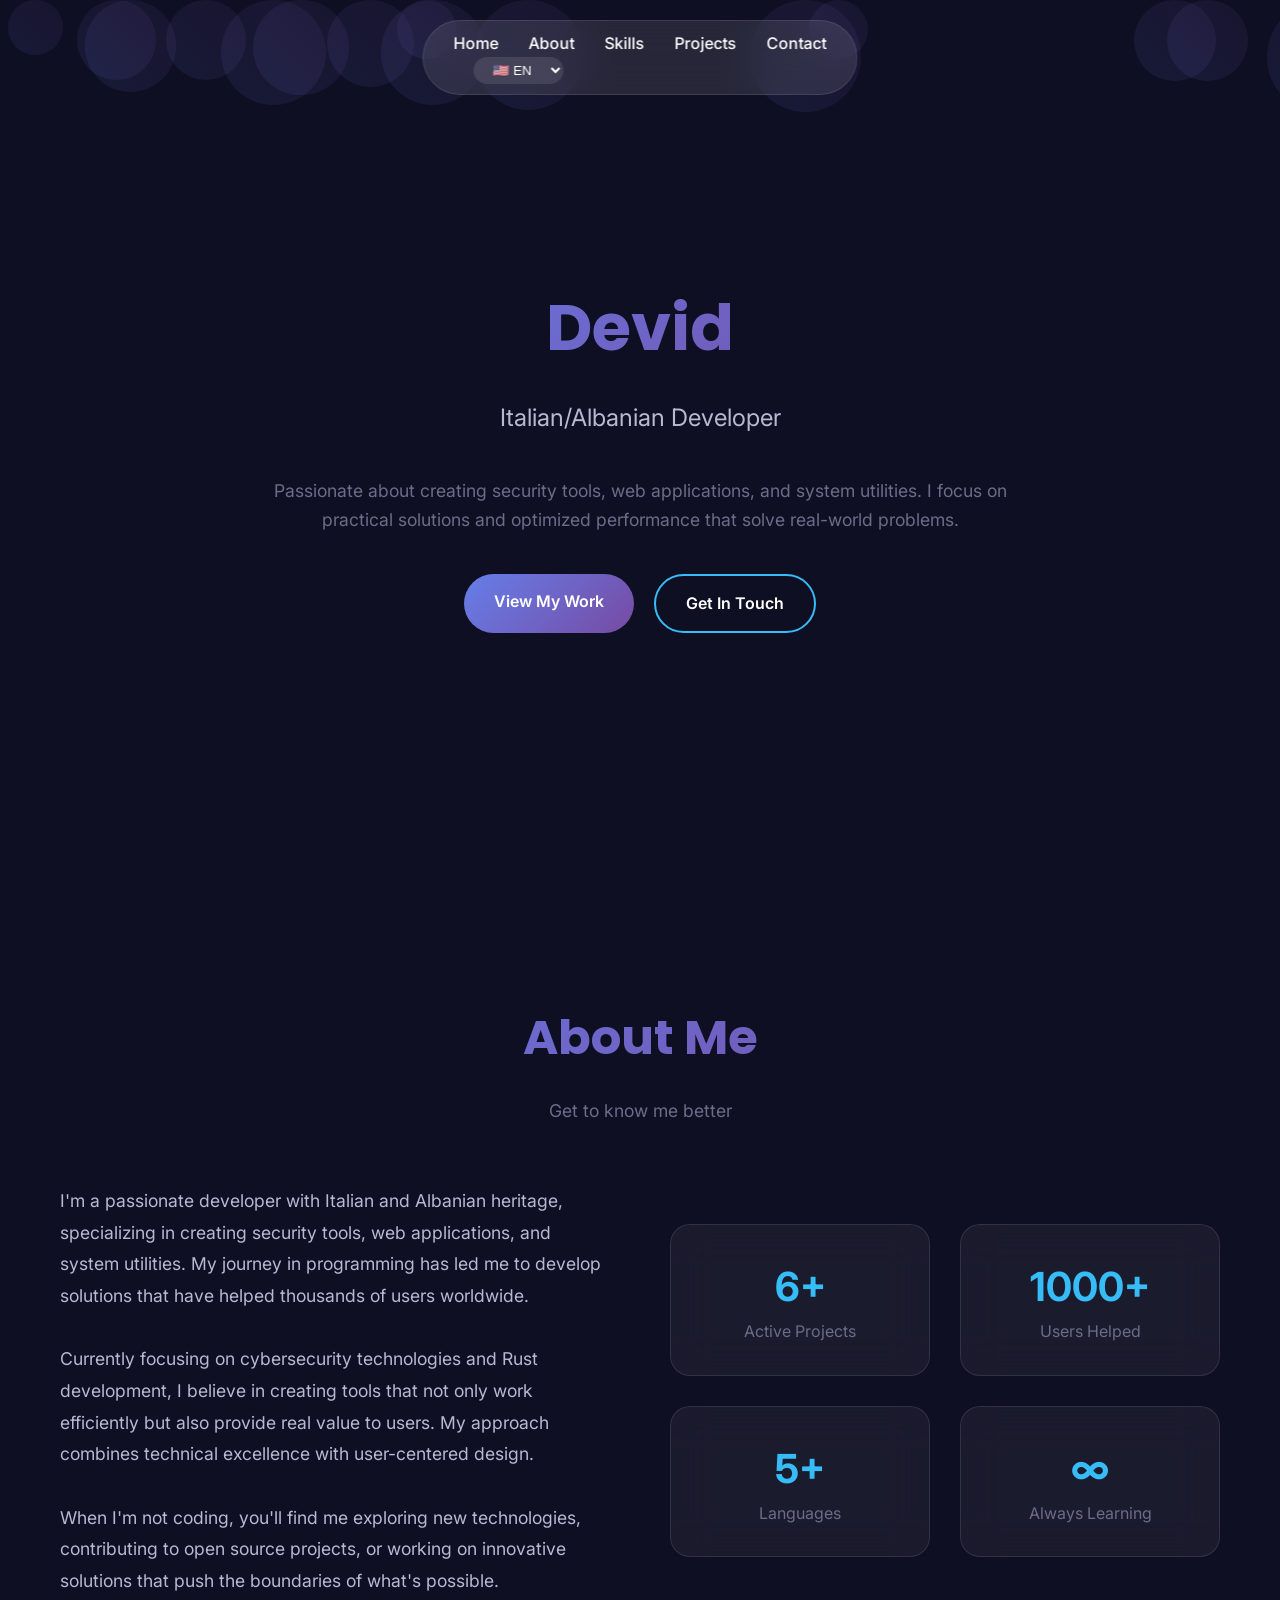
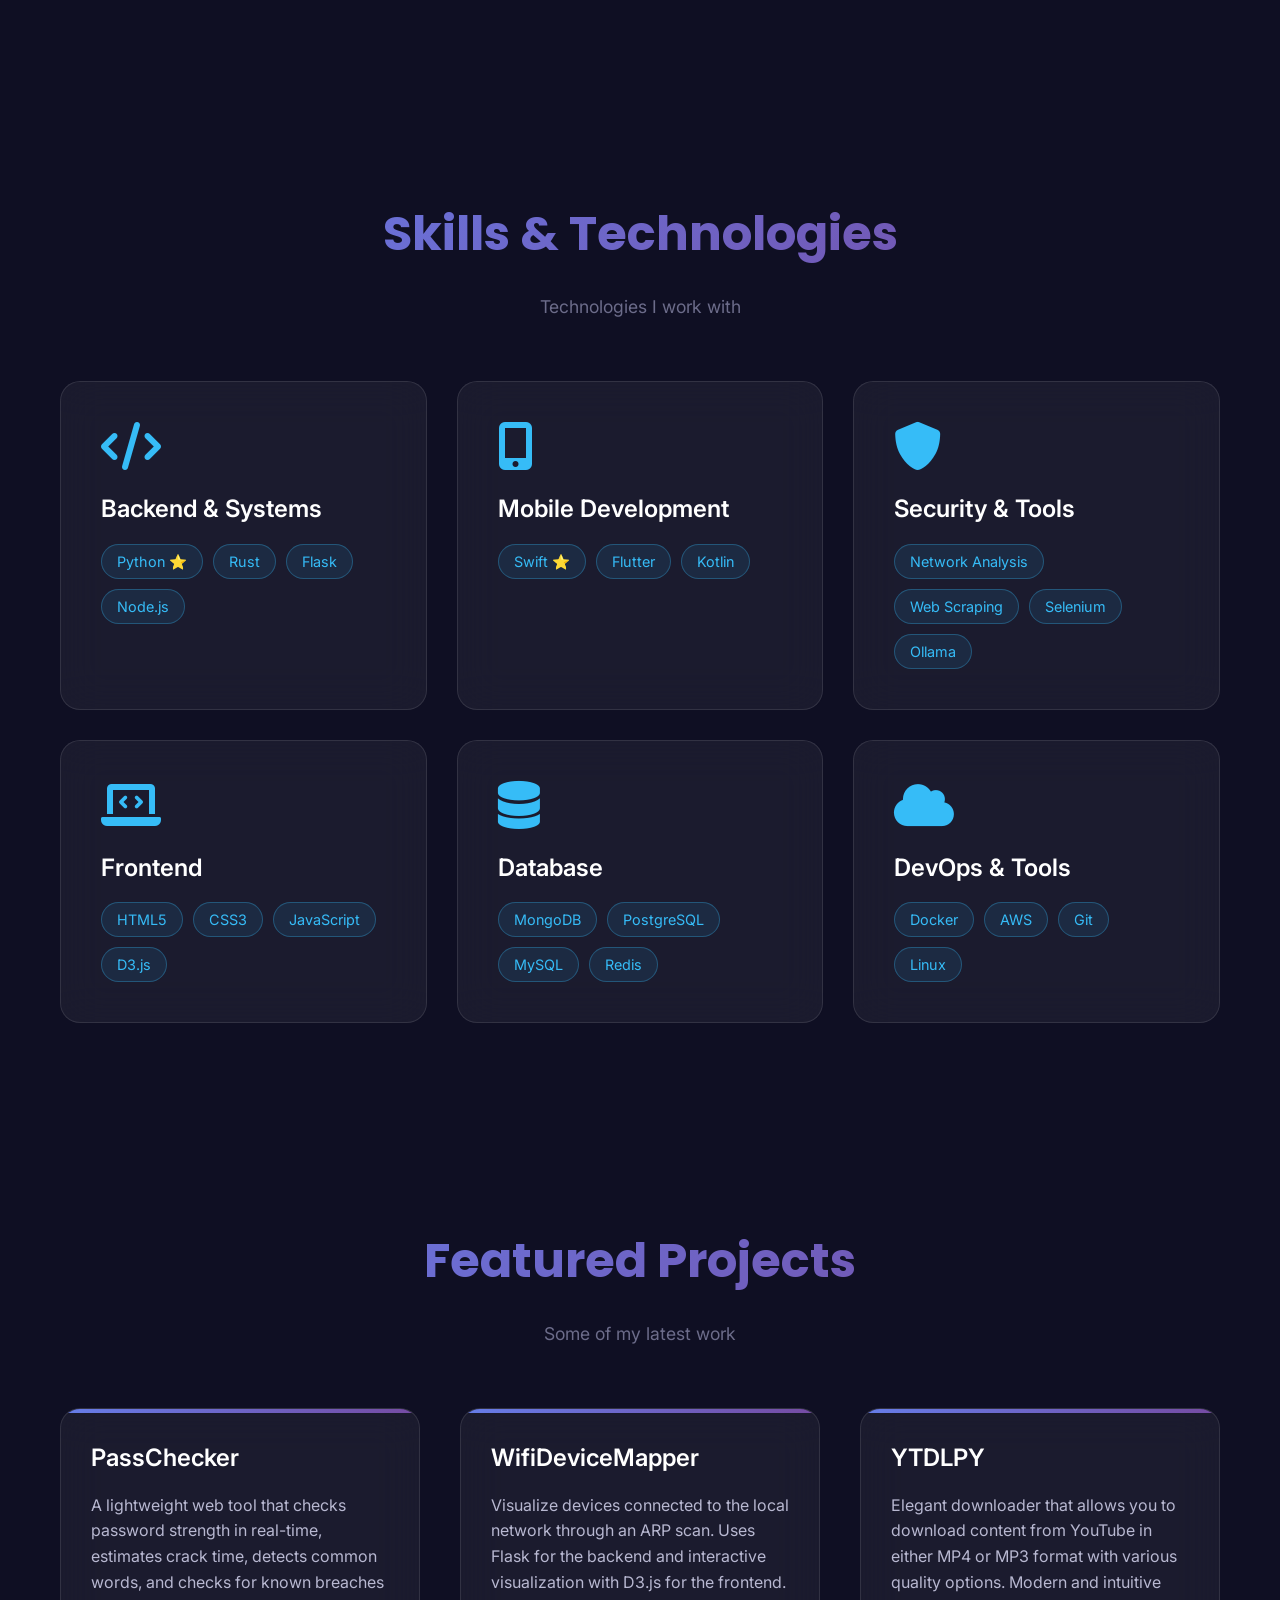
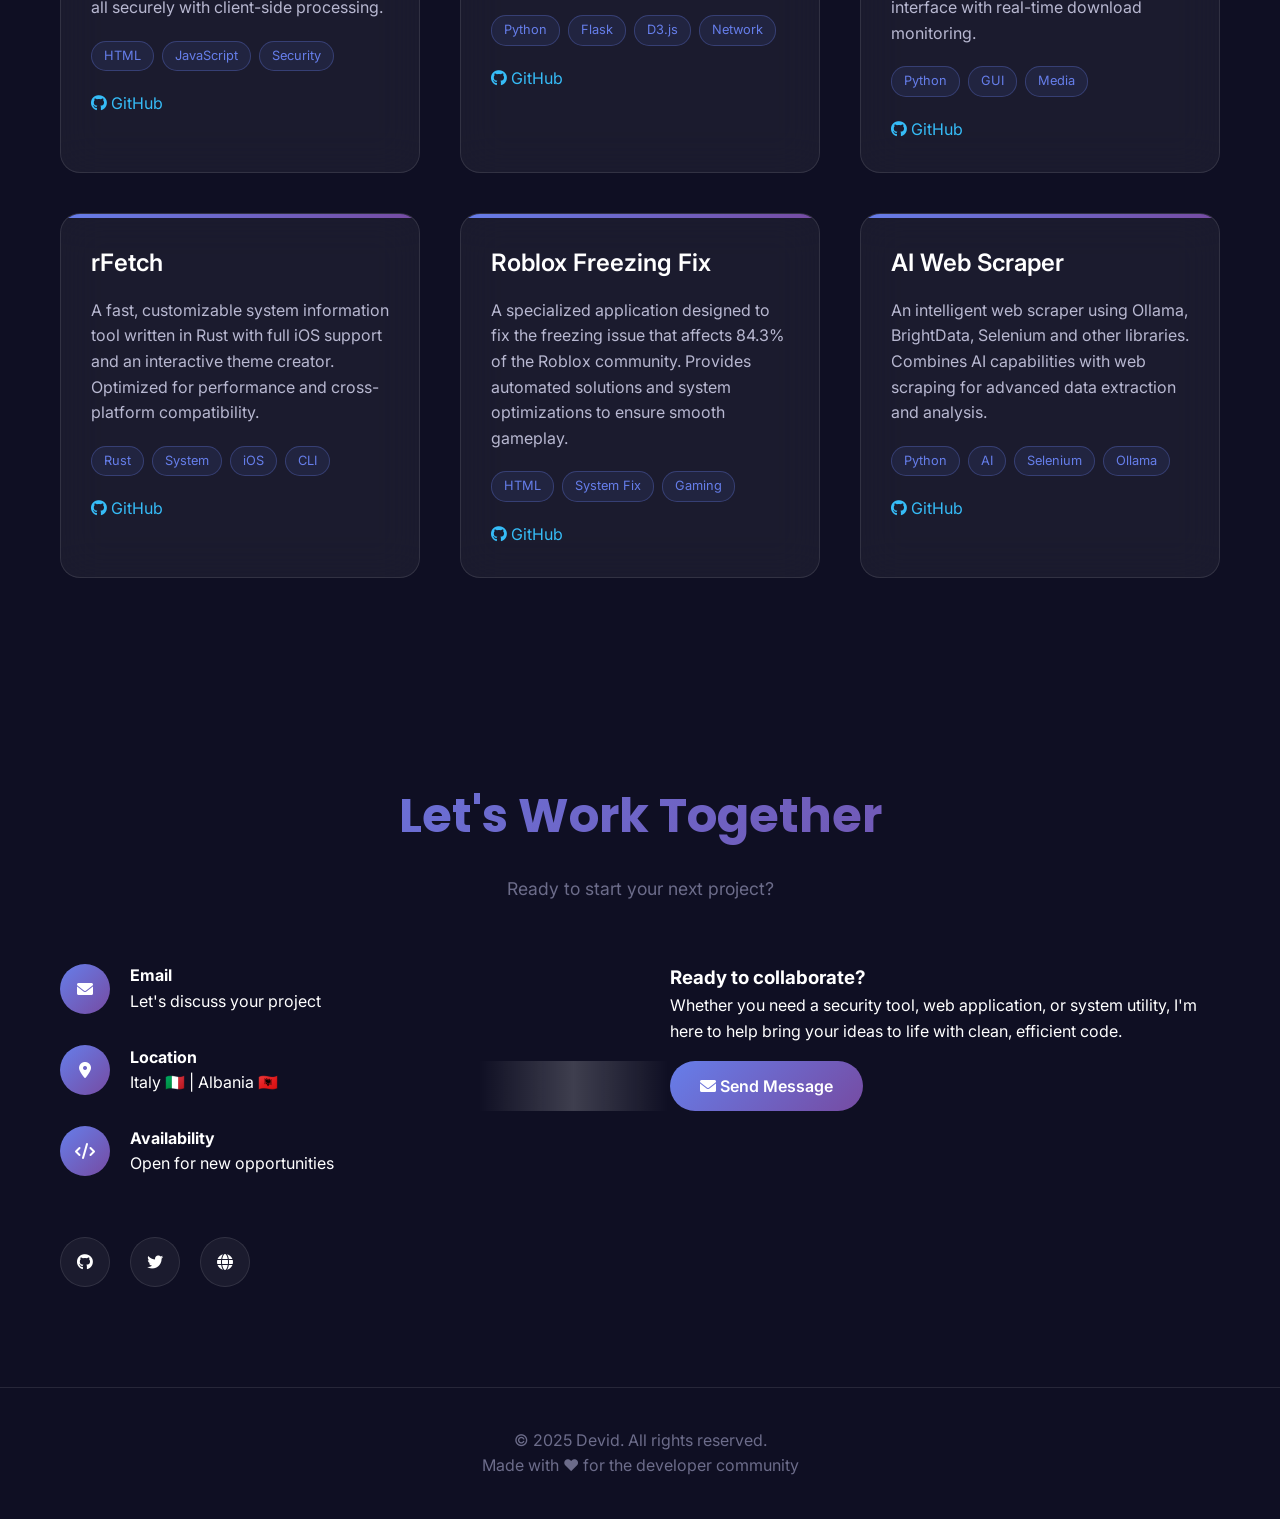
<file: index.html>
<!DOCTYPE html>
<html lang="en">
<head>
    <meta charset="UTF-8">
    <meta name="viewport" content="width=device-width, initial-scale=1.0">
    <title>Devid - Developer Portfolio</title>
    
    <!-- Google Fonts -->
    <link href="https://fonts.googleapis.com/css2?family=Inter:wght@300;400;500;600;700&family=Poppins:wght@300;400;500;600;700&display=swap" rel="stylesheet">
    
    <!-- Font Awesome -->
    <link rel="stylesheet" href="https://cdnjs.cloudflare.com/ajax/libs/font-awesome/6.0.0/css/all.min.css">
    
    <style>
        :root {
            --primary-color: #667eea;
            --secondary-color: #764ba2;
            --accent-color: #36BCF7;
            --bg-primary: #0f0f23;
            --bg-secondary: #1a1a2e;
            --bg-card: rgba(255, 255, 255, 0.05);
            --text-primary: #ffffff;
            --text-secondary: #b8b8d1;
            --text-muted: #6c6c8a;
            --gradient: linear-gradient(135deg, var(--primary-color), var(--secondary-color));
            --shadow: 0 20px 40px rgba(0, 0, 0, 0.3);
            --border-radius: 20px;
            --transition: all 0.3s cubic-bezier(0.4, 0, 0.2, 1);
        }
        
        * {
            margin: 0;
            padding: 0;
            box-sizing: border-box;
        }
        
        body {
            font-family: 'Inter', sans-serif;
            background: var(--bg-primary);
            color: var(--text-primary);
            overflow-x: hidden;
            line-height: 1.6;
        }
        
        /* Animated Background */
        .bg-animation {
            position: fixed;
            top: 0;
            left: 0;
            width: 100%;
            height: 100%;
            z-index: -1;
            overflow: hidden;
        }
        
        .floating-shape {
            position: absolute;
            border-radius: 50%;
            background: linear-gradient(45deg, rgba(102, 126, 234, 0.1), rgba(118, 75, 162, 0.1));
            animation: float 20s infinite linear;
        }
        
        @keyframes float {
            0% { transform: translateY(100vh) rotate(0deg); }
            100% { transform: translateY(-100vh) rotate(360deg); }
        }
        
        /* Navigation */
        .navbar {
            position: fixed;
            top: 20px;
            left: 50%;
            transform: translateX(-50%);
            background: rgba(255, 255, 255, 0.1);
            backdrop-filter: blur(20px);
            border: 1px solid rgba(255, 255, 255, 0.1);
            border-radius: 50px;
            padding: 10px 30px;
            z-index: 1000;
            animation: slideDown 1s ease-out;
        }
        
        .nav-links {
            display: flex;
            gap: 30px;
            list-style: none;
        }
        
        .nav-links a {
            color: var(--text-primary);
            text-decoration: none;
            font-weight: 500;
            transition: var(--transition);
            position: relative;
        }
        
        .nav-links a:hover {
            color: var(--accent-color);
        }
        
        .nav-links a::after {
            content: '';
            position: absolute;
            bottom: -5px;
            left: 0;
            width: 0;
            height: 2px;
            background: var(--accent-color);
            transition: width 0.3s ease;
        }
        
        .nav-links a:hover::after {
            width: 100%;
        }
        
        .lang-selector {
            margin-left: 20px;
            padding: 5px 15px;
            background: rgba(255, 255, 255, 0.1);
            border: none;
            border-radius: 20px;
            color: var(--text-primary);
            cursor: pointer;
            transition: var(--transition);
        }
        
        .lang-selector:hover {
            background: rgba(255, 255, 255, 0.2);
        }
        
        /* Hero Section */
        .hero {
            min-height: 100vh;
            display: flex;
            align-items: center;
            justify-content: center;
            text-align: center;
            position: relative;
            overflow: hidden;
        }
        
        .hero-content {
            max-width: 800px;
            padding: 0 20px;
            animation: fadeInUp 1.5s ease-out;
        }
        
        .welcome-text {
            font-size: 1.2rem;
            color: var(--accent-color);
            margin-bottom: 10px;
            opacity: 0;
            animation: fadeIn 2s ease-out 0.5s forwards;
        }
        
        .hero h1 {
            font-family: 'Poppins', sans-serif;
            font-size: 4rem;
            font-weight: 700;
            margin-bottom: 20px;
            background: var(--gradient);
            -webkit-background-clip: text;
            -webkit-text-fill-color: transparent;
            background-clip: text;
            animation: slideInLeft 1s ease-out 0.8s both;
        }
        
        .hero .subtitle {
            font-size: 1.5rem;
            color: var(--text-secondary);
            margin-bottom: 40px;
            animation: slideInRight 1s ease-out 1.1s both;
        }
        
        .hero-description {
            font-size: 1.1rem;
            color: var(--text-muted);
            margin-bottom: 40px;
            animation: fadeIn 1s ease-out 1.4s both;
        }
        
        .cta-buttons {
            display: flex;
            gap: 20px;
            justify-content: center;
            flex-wrap: wrap;
            animation: fadeInUp 1s ease-out 1.7s both;
        }
        
        .btn {
            padding: 15px 30px;
            border: none;
            border-radius: 50px;
            font-weight: 600;
            text-decoration: none;
            transition: var(--transition);
            position: relative;
            overflow: hidden;
            cursor: pointer;
        }
        
        .btn-primary {
            background: var(--gradient);
            color: white;
        }
        
        .btn-secondary {
            background: transparent;
            color: var(--text-primary);
            border: 2px solid var(--accent-color);
        }
        
        .btn:hover {
            transform: translateY(-3px);
            box-shadow: var(--shadow);
        }
        
        .btn::before {
            content: '';
            position: absolute;
            top: 0;
            left: -100%;
            width: 100%;
            height: 100%;
            background: linear-gradient(90deg, transparent, rgba(255,255,255,0.2), transparent);
            transition: left 0.5s;
        }
        
        .btn:hover::before {
            left: 100%;
        }
        
        /* About Section */
        .section {
            padding: 100px 20px;
            max-width: 1200px;
            margin: 0 auto;
        }
        
        .section-title {
            font-family: 'Poppins', sans-serif;
            font-size: 3rem;
            text-align: center;
            margin-bottom: 20px;
            background: var(--gradient);
            -webkit-background-clip: text;
            -webkit-text-fill-color: transparent;
            background-clip: text;
        }
        
        .section-subtitle {
            text-align: center;
            color: var(--text-muted);
            margin-bottom: 60px;
            font-size: 1.1rem;
        }
        
        .about-content {
            display: grid;
            grid-template-columns: 1fr 1fr;
            gap: 60px;
            align-items: center;
        }
        
        .about-text {
            font-size: 1.1rem;
            line-height: 1.8;
            color: var(--text-secondary);
        }
        
        .about-stats {
            display: grid;
            grid-template-columns: repeat(2, 1fr);
            gap: 30px;
        }
        
        .stat-card {
            background: var(--bg-card);
            backdrop-filter: blur(20px);
            border: 1px solid rgba(255, 255, 255, 0.1);
            border-radius: var(--border-radius);
            padding: 30px;
            text-align: center;
            transition: var(--transition);
        }
        
        .stat-card:hover {
            transform: translateY(-10px);
            box-shadow: var(--shadow);
        }
        
        .stat-number {
            font-size: 2.5rem;
            font-weight: 700;
            color: var(--accent-color);
            display: block;
        }
        
        .stat-label {
            color: var(--text-muted);
            margin-top: 10px;
        }
        
        /* Skills Section */
        .skills-grid {
            display: grid;
            grid-template-columns: repeat(auto-fit, minmax(300px, 1fr));
            gap: 30px;
            margin-top: 60px;
        }
        
        .skill-category {
            background: var(--bg-card);
            backdrop-filter: blur(20px);
            border: 1px solid rgba(255, 255, 255, 0.1);
            border-radius: var(--border-radius);
            padding: 40px;
            transition: var(--transition);
        }
        
        .skill-category:hover {
            transform: translateY(-10px);
            box-shadow: var(--shadow);
        }
        
        .skill-icon {
            font-size: 3rem;
            color: var(--accent-color);
            margin-bottom: 20px;
        }
        
        .skill-title {
            font-size: 1.5rem;
            font-weight: 600;
            margin-bottom: 15px;
        }
        
        .skill-list {
            display: flex;
            flex-wrap: wrap;
            gap: 10px;
        }
        
        .skill-tag {
            background: rgba(54, 188, 247, 0.1);
            color: var(--accent-color);
            padding: 5px 15px;
            border-radius: 20px;
            font-size: 0.9rem;
            border: 1px solid rgba(54, 188, 247, 0.3);
        }
        
        /* Projects Section */
        .projects-grid {
            display: grid;
            grid-template-columns: repeat(auto-fit, minmax(350px, 1fr));
            gap: 40px;
            margin-top: 60px;
        }
        
        .project-card {
            background: var(--bg-card);
            backdrop-filter: blur(20px);
            border: 1px solid rgba(255, 255, 255, 0.1);
            border-radius: var(--border-radius);
            padding: 30px;
            transition: var(--transition);
            position: relative;
            overflow: hidden;
        }
        
        .project-card:hover {
            transform: translateY(-10px);
            box-shadow: var(--shadow);
        }
        
        .project-card::before {
            content: '';
            position: absolute;
            top: 0;
            left: 0;
            width: 100%;
            height: 4px;
            background: var(--gradient);
        }
        
        .project-title {
            font-size: 1.5rem;
            font-weight: 600;
            margin-bottom: 15px;
            color: var(--text-primary);
        }
        
        .project-description {
            color: var(--text-secondary);
            margin-bottom: 20px;
            line-height: 1.6;
        }
        
        .project-tech {
            display: flex;
            flex-wrap: wrap;
            gap: 8px;
            margin-bottom: 20px;
        }
        
        .tech-tag {
            background: rgba(102, 126, 234, 0.1);
            color: var(--primary-color);
            padding: 4px 12px;
            border-radius: 15px;
            font-size: 0.8rem;
            border: 1px solid rgba(102, 126, 234, 0.3);
        }
        
        .project-links {
            display: flex;
            gap: 15px;
        }
        
        .project-link {
            color: var(--accent-color);
            text-decoration: none;
            transition: var(--transition);
        }
        
        .project-link:hover {
            color: var(--primary-color);
        }
        
        /* Contact Section */
        .contact-content {
            display: grid;
            grid-template-columns: 1fr 1fr;
            gap: 60px;
            margin-top: 60px;
        }
        
        .contact-info {
            display: flex;
            flex-direction: column;
            gap: 30px;
        }
        
        .contact-item {
            display: flex;
            align-items: center;
            gap: 20px;
        }
        
        .contact-icon {
            width: 50px;
            height: 50px;
            background: var(--gradient);
            border-radius: 50%;
            display: flex;
            align-items: center;
            justify-content: center;
            color: white;
        }
        
        .social-links {
            display: flex;
            gap: 20px;
            margin-top: 30px;
        }
        
        .social-link {
            width: 50px;
            height: 50px;
            background: var(--bg-card);
            border: 1px solid rgba(255, 255, 255, 0.1);
            border-radius: 50%;
            display: flex;
            align-items: center;
            justify-content: center;
            color: var(--text-primary);
            text-decoration: none;
            transition: var(--transition);
        }
        
        .social-link:hover {
            background: var(--gradient);
            transform: translateY(-3px);
        }
        
        /* Footer */
        .footer {
            text-align: center;
            padding: 40px 20px;
            color: var(--text-muted);
            border-top: 1px solid rgba(255, 255, 255, 0.1);
        }
        
        /* Animations */
        @keyframes fadeIn {
            from { opacity: 0; }
            to { opacity: 1; }
        }
        
        @keyframes fadeInUp {
            from { 
                opacity: 0;
                transform: translateY(30px);
            }
            to { 
                opacity: 1;
                transform: translateY(0);
            }
        }
        
        @keyframes slideInLeft {
            from { 
                opacity: 0;
                transform: translateX(-50px);
            }
            to { 
                opacity: 1;
                transform: translateX(0);
            }
        }
        
        @keyframes slideInRight {
            from { 
                opacity: 0;
                transform: translateX(50px);
            }
            to { 
                opacity: 1;
                transform: translateX(0);
            }
        }
        
        @keyframes slideDown {
            from { 
                opacity: 0;
                transform: translateX(-50%) translateY(-20px);
            }
            to { 
                opacity: 1;
                transform: translateX(-50%) translateY(0);
            }
        }
        
        /* Responsive Design */
        @media (max-width: 768px) {
            .navbar {
                padding: 10px 20px;
            }
            
            .nav-links {
                gap: 15px;
            }
            
            .hero h1 {
                font-size: 2.5rem;
            }
            
            .hero .subtitle {
                font-size: 1.2rem;
            }
            
            .about-content,
            .contact-content {
                grid-template-columns: 1fr;
                gap: 40px;
            }
            
            .about-stats {
                grid-template-columns: 1fr;
            }
            
            .cta-buttons {
                flex-direction: column;
                align-items: center;
            }
            
            .section-title {
                font-size: 2rem;
            }
        }
        
        /* Scroll animations */
        .fade-in-section {
            opacity: 0;
            transform: translateY(50px);
            transition: all 0.8s ease-out;
        }
        
        .fade-in-section.is-visible {
            opacity: 1;
            transform: translateY(0);
        }
        
        /* Loading Animation */
        .loading-overlay {
            position: fixed;
            top: 0;
            left: 0;
            width: 100%;
            height: 100%;
            background: var(--bg-primary);
            display: flex;
            align-items: center;
            justify-content: center;
            z-index: 9999;
            transition: opacity 0.5s ease-out;
        }
        
        .loader {
            width: 50px;
            height: 50px;
            border: 3px solid rgba(54, 188, 247, 0.3);
            border-top: 3px solid var(--accent-color);
            border-radius: 50%;
            animation: spin 1s linear infinite;
        }
        
        @keyframes spin {
            0% { transform: rotate(0deg); }
            100% { transform: rotate(360deg); }
        }
    </style>
</head>
<body>
    <!-- Loading Overlay -->
    <div class="loading-overlay" id="loadingOverlay">
        <div class="loader"></div>
    </div>
    
    <!-- Animated Background -->
    <div class="bg-animation">
        <!-- Floating shapes will be added by JavaScript -->
    </div>
    
    <!-- Navigation -->
    <nav class="navbar">
        <ul class="nav-links">
            <li><a href="#home" data-key="nav.home">Home</a></li>
            <li><a href="#about" data-key="nav.about">About</a></li>
            <li><a href="#skills" data-key="nav.skills">Skills</a></li>
            <li><a href="#projects" data-key="nav.projects">Projects</a></li>
            <li><a href="#contact" data-key="nav.contact">Contact</a></li>
        </ul>
        <select class="lang-selector" id="langSelector">
            <option value="en">🇺🇸 EN</option>
            <option value="it">🇮🇹 IT</option>
            <option value="sq">🇦🇱 SQ</option>
        </select>
    </nav>
    
    <!-- Hero Section -->
    <section id="home" class="hero">
        <div class="hero-content">
            <p class="welcome-text" data-key="hero.welcome">Welcome to my digital home</p>
            <h1>Devid</h1>
            <p class="subtitle" data-key="hero.subtitle">Italian/Albanian Developer</p>
            <p class="hero-description" data-key="hero.description">
                Passionate about creating security tools, web applications, and system utilities. 
                I focus on practical solutions and optimized performance that solve real-world problems.
            </p>
            <div class="cta-buttons">
                <a href="#projects" class="btn btn-primary" data-key="hero.viewWork">View My Work</a>
                <a href="#contact" class="btn btn-secondary" data-key="hero.getInTouch">Get In Touch</a>
            </div>
        </div>
    </section>
    
    <!-- About Section -->
    <section id="about" class="section fade-in-section">
        <h2 class="section-title" data-key="about.title">About Me</h2>
        <p class="section-subtitle" data-key="about.subtitle">Get to know me better</p>
        
        <div class="about-content">
            <div class="about-text">
                <p data-key="about.text1">
                    I'm a passionate developer with Italian and Albanian heritage, specializing in creating 
                    security tools, web applications, and system utilities. My journey in programming has 
                    led me to develop solutions that have helped thousands of users worldwide.
                </p>
                <br>
                <p data-key="about.text2">
                    Currently focusing on cybersecurity technologies and Rust development, I believe in 
                    creating tools that not only work efficiently but also provide real value to users. 
                    My approach combines technical excellence with user-centered design.
                </p>
                <br>
                <p data-key="about.text3">
                    When I'm not coding, you'll find me exploring new technologies, contributing to open 
                    source projects, or working on innovative solutions that push the boundaries of what's possible.
                </p>
            </div>
            
            <div class="about-stats">
                <div class="stat-card">
                    <span class="stat-number">6+</span>
                    <span class="stat-label" data-key="about.stats.projects">Active Projects</span>
                </div>
                <div class="stat-card">
                    <span class="stat-number">1000+</span>
                    <span class="stat-label" data-key="about.stats.users">Users Helped</span>
                </div>
                <div class="stat-card">
                    <span class="stat-number">5+</span>
                    <span class="stat-label" data-key="about.stats.languages">Languages</span>
                </div>
                <div class="stat-card">
                    <span class="stat-number">∞</span>
                    <span class="stat-label" data-key="about.stats.learning">Always Learning</span>
                </div>
            </div>
        </div>
    </section>
    
    <!-- Skills Section -->
    <section id="skills" class="section fade-in-section">
        <h2 class="section-title" data-key="skills.title">Skills & Technologies</h2>
        <p class="section-subtitle" data-key="skills.subtitle">Technologies I work with</p>
        
        <div class="skills-grid">
            <div class="skill-category">
                <i class="fas fa-code skill-icon"></i>
                <h3 class="skill-title" data-key="skills.backend.title">Backend & Systems</h3>
                <div class="skill-list">
                    <span class="skill-tag">Python ⭐</span>
                    <span class="skill-tag">Rust</span>
                    <span class="skill-tag">Flask</span>
                    <span class="skill-tag">Node.js</span>
                </div>
            </div>
            
            <div class="skill-category">
                <i class="fas fa-mobile-alt skill-icon"></i>
                <h3 class="skill-title" data-key="skills.mobile.title">Mobile Development</h3>
                <div class="skill-list">
                    <span class="skill-tag">Swift ⭐</span>
                    <span class="skill-tag">Flutter</span>
                    <span class="skill-tag">Kotlin</span>
                </div>
            </div>
            
            <div class="skill-category">
                <i class="fas fa-shield-alt skill-icon"></i>
                <h3 class="skill-title" data-key="skills.security.title">Security & Tools</h3>
                <div class="skill-list">
                    <span class="skill-tag">Network Analysis</span>
                    <span class="skill-tag">Web Scraping</span>
                    <span class="skill-tag">Selenium</span>
                    <span class="skill-tag">Ollama</span>
                </div>
            </div>
            
            <div class="skill-category">
                <i class="fas fa-laptop-code skill-icon"></i>
                <h3 class="skill-title" data-key="skills.frontend.title">Frontend</h3>
                <div class="skill-list">
                    <span class="skill-tag">HTML5</span>
                    <span class="skill-tag">CSS3</span>
                    <span class="skill-tag">JavaScript</span>
                    <span class="skill-tag">D3.js</span>
                </div>
            </div>
            
            <div class="skill-category">
                <i class="fas fa-database skill-icon"></i>
                <h3 class="skill-title" data-key="skills.database.title">Database</h3>
                <div class="skill-list">
                    <span class="skill-tag">MongoDB</span>
                    <span class="skill-tag">PostgreSQL</span>
                    <span class="skill-tag">MySQL</span>
                    <span class="skill-tag">Redis</span>
                </div>
            </div>
            
            <div class="skill-category">
                <i class="fas fa-cloud skill-icon"></i>
                <h3 class="skill-title" data-key="skills.devops.title">DevOps & Tools</h3>
                <div class="skill-list">
                    <span class="skill-tag">Docker</span>
                    <span class="skill-tag">AWS</span>
                    <span class="skill-tag">Git</span>
                    <span class="skill-tag">Linux</span>
                </div>
            </div>
        </div>
    </section>
    
    <!-- Projects Section -->
    <section id="projects" class="section fade-in-section">
        <h2 class="section-title" data-key="projects.title">Featured Projects</h2>
        <p class="section-subtitle" data-key="projects.subtitle">Some of my latest work</p>
        
        <div class="projects-grid">
            <div class="project-card">
                <h3 class="project-title">PassChecker</h3>
                <p class="project-description" data-key="projects.passChecker.description">
                    A lightweight web tool that checks password strength in real-time, estimates crack time, 
                    detects common words, and checks for known breaches all securely with client-side processing.
                </p>
                <div class="project-tech">
                    <span class="tech-tag">HTML</span>
                    <span class="tech-tag">JavaScript</span>
                    <span class="tech-tag">Security</span>
                </div>
                <div class="project-links">
                    <a href="https://github.com/dddevid/PassChecker" class="project-link" target="_blank">
                        <i class="fab fa-github"></i> GitHub
                    </a>
                </div>
            </div>
            
            <div class="project-card">
                <h3 class="project-title">WifiDeviceMapper</h3>
                <p class="project-description" data-key="projects.wifiMapper.description">
                    Visualize devices connected to the local network through an ARP scan. 
                    Uses Flask for the backend and interactive visualization with D3.js for the frontend.
                </p>
                <div class="project-tech">
                    <span class="tech-tag">Python</span>
                    <span class="tech-tag">Flask</span>
                    <span class="tech-tag">D3.js</span>
                    <span class="tech-tag">Network</span>
                </div>
                <div class="project-links">
                    <a href="https://github.com/dddevid/WifiDeviceMapper" class="project-link" target="_blank">
                        <i class="fab fa-github"></i> GitHub
                    </a>
                </div>
            </div>
            
            <div class="project-card">
                <h3 class="project-title">YTDLPY</h3>
                <p class="project-description" data-key="projects.ytdlpy.description">
                    Elegant downloader that allows you to download content from YouTube in either MP4 or MP3 format 
                    with various quality options. Modern and intuitive interface with real-time download monitoring.
                </p>
                <div class="project-tech">
                    <span class="tech-tag">Python</span>
                    <span class="tech-tag">GUI</span>
                    <span class="tech-tag">Media</span>
                </div>
                <div class="project-links">
                    <a href="https://github.com/dddevid/YTDLPY" class="project-link" target="_blank">
                        <i class="fab fa-github"></i> GitHub
                    </a>
                </div>
            </div>
            
            <div class="project-card">
                <h3 class="project-title">rFetch</h3>
                <p class="project-description" data-key="projects.rfetch.description">
                    A fast, customizable system information tool written in Rust with full iOS support 
                    and an interactive theme creator. Optimized for performance and cross-platform compatibility.
                </p>
                <div class="project-tech">
                    <span class="tech-tag">Rust</span>
                    <span class="tech-tag">System</span>
                    <span class="tech-tag">iOS</span>
                    <span class="tech-tag">CLI</span>
                </div>
                <div class="project-links">
                    <a href="https://github.com/dddevid/rFetch" class="project-link" target="_blank">
                        <i class="fab fa-github"></i> GitHub
                    </a>
                </div>
            </div>
            
            <div class="project-card">
                <h3 class="project-title">Roblox Freezing Fix</h3>
                <p class="project-description" data-key="projects.robloxFix.description">
                    A specialized application designed to fix the freezing issue that affects 84.3% of the Roblox community. 
                    Provides automated solutions and system optimizations to ensure smooth gameplay.
                </p>
                <div class="project-tech">
                    <span class="tech-tag">HTML</span>
                    <span class="tech-tag">System Fix</span>
                    <span class="tech-tag">Gaming</span>
                </div>
                <div class="project-links">
                    <a href="https://github.com/dddevid/Roblox-Freezing-Fix" class="project-link" target="_blank">
                        <i class="fab fa-github"></i> GitHub
                    </a>
                </div>
            </div>
            
            <div class="project-card">
                <h3 class="project-title">AI Web Scraper</h3>
                <p class="project-description" data-key="projects.aiScraper.description">
                    An intelligent web scraper using Ollama, BrightData, Selenium and other libraries. 
                    Combines AI capabilities with web scraping for advanced data extraction and analysis.
                </p>
                <div class="project-tech">
                    <span class="tech-tag">Python</span>
                    <span class="tech-tag">AI</span>
                    <span class="tech-tag">Selenium</span>
                    <span class="tech-tag">Ollama</span>
                </div>
                <div class="project-links">
                    <a href="https://github.com/dddevid/AI-Web-Scraper-Ollama" class="project-link" target="_blank">
                        <i class="fab fa-github"></i> GitHub
                    </a>
                </div>
            </div>
        </div>
    </section>
    
    <!-- Contact Section -->
    <section id="contact" class="section fade-in-section">
        <h2 class="section-title" data-key="contact.title">Let's Work Together</h2>
        <p class="section-subtitle" data-key="contact.subtitle">Ready to start your next project?</p>
        
        <div class="contact-content">
            <div class="contact-info">
                <div class="contact-item">
                    <div class="contact-icon">
                        <i class="fas fa-envelope"></i>
                    </div>
                    <div>
                        <h4 data-key="contact.email.title">Email</h4>
                        <p data-key="contact.email.text">Let's discuss your project</p>
                    </div>
                </div>
                
                <div class="contact-item">
                    <div class="contact-icon">
                        <i class="fas fa-map-marker-alt"></i>
                    </div>
                    <div>
                        <h4 data-key="contact.location.title">Location</h4>
                        <p data-key="contact.location.text">Italy 🇮🇹 | Albania 🇦🇱</p>
                    </div>
                </div>
                
                <div class="contact-item">
                    <div class="contact-icon">
                        <i class="fas fa-code"></i>
                    </div>
                    <div>
                        <h4 data-key="contact.availability.title">Availability</h4>
                        <p data-key="contact.availability.text">Open for new opportunities</p>
                    </div>
                </div>
                
                <div class="social-links">
                    <a href="https://github.com/dddevid" class="social-link" target="_blank" title="GitHub">
                        <i class="fab fa-github"></i>
                    </a>
                    <a href="https://twitter.com/ddevid_1" class="social-link" target="_blank" title="Twitter">
                        <i class="fab fa-twitter"></i>
                    </a>
                    <a href="https://portfolio.devid.ink" class="social-link" target="_blank" title="Portfolio">
                        <i class="fas fa-globe"></i>
                    </a>
                </div>
            </div>
            
            <div class="contact-form-container">
                <div class="contact-cta">
                    <h3 data-key="contact.cta.title">Ready to collaborate?</h3>
                    <p data-key="contact.cta.text">
                        Whether you need a security tool, web application, or system utility, 
                        I'm here to help bring your ideas to life with clean, efficient code.
                    </p>
                    <div style="margin-top: 30px;">
                        <a href="mailto:contact@devid.ink" class="btn btn-primary">
                            <i class="fas fa-envelope"></i> <span data-key="contact.cta.button">Send Message</span>
                        </a>
                    </div>
                </div>
            </div>
        </div>
    </section>
    
    <!-- Footer -->
    <footer class="footer">
        <p>&copy; 2025 Devid. <span data-key="footer.rights">All rights reserved.</span></p>
        <p data-key="footer.made">Made with ❤️ for the developer community</p>
    </footer>
    
    <script>
        // Translations
        const translations = {
            en: {
                'nav.home': 'Home',
                'nav.about': 'About',
                'nav.skills': 'Skills',
                'nav.projects': 'Projects',
                'nav.contact': 'Contact',
                'hero.welcome': 'Welcome to my digital home',
                'hero.subtitle': 'Italian/Albanian Developer',
                'hero.description': 'Passionate about creating security tools, web applications, and system utilities. I focus on practical solutions and optimized performance that solve real-world problems.',
                'hero.viewWork': 'View My Work',
                'hero.getInTouch': 'Get In Touch',
                'about.title': 'About Me',
                'about.subtitle': 'Get to know me better',
                'about.text1': "I'm a passionate developer with Italian and Albanian heritage, specializing in creating security tools, web applications, and system utilities. My journey in programming has led me to develop solutions that have helped thousands of users worldwide.",
                'about.text2': "Currently focusing on cybersecurity technologies and Rust development, I believe in creating tools that not only work efficiently but also provide real value to users. My approach combines technical excellence with user-centered design.",
                'about.text3': "When I'm not coding, you'll find me exploring new technologies, contributing to open source projects, or working on innovative solutions that push the boundaries of what's possible.",
                'about.stats.projects': 'Active Projects',
                'about.stats.users': 'Users Helped',
                'about.stats.languages': 'Languages',
                'about.stats.learning': 'Always Learning',
                'skills.title': 'Skills & Technologies',
                'skills.subtitle': 'Technologies I work with',
                'skills.backend.title': 'Backend & Systems',
                'skills.mobile.title': 'Mobile Development',
                'skills.security.title': 'Security & Tools',
                'skills.frontend.title': 'Frontend',
                'skills.database.title': 'Database',
                'skills.devops.title': 'DevOps & Tools',
                'projects.title': 'Featured Projects',
                'projects.subtitle': 'Some of my latest work',
                'projects.passChecker.description': 'A lightweight web tool that checks password strength in real-time, estimates crack time, detects common words, and checks for known breaches all securely with client-side processing.',
                'projects.wifiMapper.description': 'Visualize devices connected to the local network through an ARP scan. Uses Flask for the backend and interactive visualization with D3.js for the frontend.',
                'projects.ytdlpy.description': 'Elegant downloader that allows you to download content from YouTube in either MP4 or MP3 format with various quality options. Modern and intuitive interface with real-time download monitoring.',
                'projects.rfetch.description': 'A fast, customizable system information tool written in Rust with full iOS support and an interactive theme creator. Optimized for performance and cross-platform compatibility.',
                'projects.robloxFix.description': 'A specialized application designed to fix the freezing issue that affects 84.3% of the Roblox community. Provides automated solutions and system optimizations to ensure smooth gameplay.',
                'projects.aiScraper.description': 'An intelligent web scraper using Ollama, BrightData, Selenium and other libraries. Combines AI capabilities with web scraping for advanced data extraction and analysis.',
                'contact.title': "Let's Work Together",
                'contact.subtitle': 'Ready to start your next project?',
                'contact.email.title': 'Email',
                'contact.email.text': "Let's discuss your project",
                'contact.location.title': 'Location',
                'contact.location.text': 'Italy 🇮🇹 | Albania 🇦🇱',
                'contact.availability.title': 'Availability',
                'contact.availability.text': 'Open for new opportunities',
                'contact.cta.title': 'Ready to collaborate?',
                'contact.cta.text': 'Whether you need a security tool, web application, or system utility, I\'m here to help bring your ideas to life with clean, efficient code.',
                'contact.cta.button': 'Send Message',
                'footer.rights': 'All rights reserved.',
                'footer.made': 'Made with ❤️ for the developer community'
            },
            it: {
                'nav.home': 'Home',
                'nav.about': 'Chi Sono',
                'nav.skills': 'Competenze',
                'nav.projects': 'Progetti',
                'nav.contact': 'Contatti',
                'hero.welcome': 'Benvenuto nella mia casa digitale',
                'hero.subtitle': 'Sviluppatore Italiano/Albanese',
                'hero.description': 'Appassionato nella creazione di strumenti di sicurezza, applicazioni web e utilità di sistema. Mi concentro su soluzioni pratiche e prestazioni ottimizzate che risolvono problemi del mondo reale.',
                'hero.viewWork': 'Vedi i Miei Lavori',
                'hero.getInTouch': 'Contattami',
                'about.title': 'Chi Sono',
                'about.subtitle': 'Conoscimi meglio',
                'about.text1': 'Sono uno sviluppatore appassionato con origini italiane e albanesi, specializzato nella creazione di strumenti di sicurezza, applicazioni web e utilità di sistema. Il mio percorso nella programmazione mi ha portato a sviluppare soluzioni che hanno aiutato migliaia di utenti in tutto il mondo.',
                'about.text2': 'Attualmente mi concentro sulle tecnologie di cybersecurity e lo sviluppo in Rust, credo nel creare strumenti che non solo funzionano efficientemente ma forniscono anche valore reale agli utenti. Il mio approccio combina eccellenza tecnica con design centrato sull\'utente.',
                'about.text3': 'Quando non programmo, mi trovi ad esplorare nuove tecnologie, contribuire a progetti open source, o lavorare su soluzioni innovative che spingono i confini di ciò che è possibile.',
                'about.stats.projects': 'Progetti Attivi',
                'about.stats.users': 'Utenti Aiutati',
                'about.stats.languages': 'Linguaggi',
                'about.stats.learning': 'Sempre in Apprendimento',
                'skills.title': 'Competenze & Tecnologie',
                'skills.subtitle': 'Tecnologie con cui lavoro',
                'skills.backend.title': 'Backend & Sistemi',
                'skills.mobile.title': 'Sviluppo Mobile',
                'skills.security.title': 'Sicurezza & Strumenti',
                'skills.frontend.title': 'Frontend',
                'skills.database.title': 'Database',
                'skills.devops.title': 'DevOps & Strumenti',
                'projects.title': 'Progetti in Evidenza',
                'projects.subtitle': 'Alcuni dei miei lavori più recenti',
                'projects.passChecker.description': 'Uno strumento web leggero che controlla la forza delle password in tempo reale, stima il tempo di crack, rileva parole comuni e verifica le violazioni note tutto in modo sicuro con elaborazione lato client.',
                'projects.wifiMapper.description': 'Visualizza i dispositivi connessi alla rete locale tramite una scansione ARP. Utilizza Flask per il backend e visualizzazione interattiva con D3.js per il frontend.',
                'projects.ytdlpy.description': 'Downloader elegante che permette di scaricare contenuti da YouTube in formato MP4 o MP3 con varie opzioni di qualità. Interfaccia moderna e intuitiva con monitoraggio dei download in tempo reale.',
                'projects.rfetch.description': 'Uno strumento veloce e personalizzabile per informazioni di sistema scritto in Rust con pieno supporto iOS e un creatore di temi interattivo. Ottimizzato per prestazioni e compatibilità cross-platform.',
                'projects.robloxFix.description': 'Un\'applicazione specializzata progettata per risolvere il problema di freezing che colpisce l\'84.3% della community di Roblox. Fornisce soluzioni automatizzate e ottimizzazioni di sistema per garantire un gameplay fluido.',
                'projects.aiScraper.description': 'Uno scraper web intelligente che utilizza Ollama, BrightData, Selenium e altre librerie. Combina capacità AI con web scraping per estrazione e analisi avanzate dei dati.',
                'contact.title': 'Lavoriamo Insieme',
                'contact.subtitle': 'Pronto per iniziare il tuo prossimo progetto?',
                'contact.email.title': 'Email',
                'contact.email.text': 'Discutiamo del tuo progetto',
                'contact.location.title': 'Posizione',
                'contact.location.text': 'Italia 🇮🇹 | Albania 🇦🇱',
                'contact.availability.title': 'Disponibilità',
                'contact.availability.text': 'Aperto a nuove opportunità',
                'contact.cta.title': 'Pronto per collaborare?',
                'contact.cta.text': 'Che tu abbia bisogno di uno strumento di sicurezza, applicazione web o utilità di sistema, sono qui per aiutarti a dare vita alle tue idee con codice pulito ed efficiente.',
                'contact.cta.button': 'Invia Messaggio',
                'footer.rights': 'Tutti i diritti riservati.',
                'footer.made': 'Fatto con ❤️ per la community degli sviluppatori'
            },
            sq: {
                'nav.home': 'Shtëpia',
                'nav.about': 'Rreth Meje',
                'nav.skills': 'Aftësitë',
                'nav.projects': 'Projektet',
                'nav.contact': 'Kontakti',
                'hero.welcome': 'Mirë se erdhe në shtëpinë time digjitale',
                'hero.subtitle': 'Zhvillues Italian/Shqiptar',
                'hero.description': 'I pasionuar për krijimin e mjeteve të sigurisë, aplikacioneve web dhe utiliteteve të sistemit. Fokusohemi në zgjidhje praktike dhe performancë të optimizuar që zgjidhin problemet e botës reale.',
                'hero.viewWork': 'Shiko Punën Time',
                'hero.getInTouch': 'Kontaktoni',
                'about.title': 'Rreth Meje',
                'about.subtitle': 'Më njihni më mirë',
                'about.text1': 'Jam një zhvillues i pasionuar me origjinë italiane dhe shqiptare, i specializuar në krijimin e mjeteve të sigurisë, aplikacioneve web dhe utiliteteve të sistemit. Udhëtimi im në programim më ka çuar të zhvilloj zgjidhje që kanë ndihmuar mijëra përdorues në mbarë botën.',
                'about.text2': 'Aktualisht po përqendrohem në teknologjitë e cybersecurity dhe zhvillimin në Rust, besoj në krijimin e mjeteve që jo vetëm punojnë me efikasitet por gjithashtu ofrojnë vlerë të vërtetë për përdoruesit. Qasja ime kombinon përsosmërinë teknike me dizajnin e centruar në përdorues.',
                'about.text3': 'Kur nuk jam duke koduar, do më gjeni duke eksploruar teknologji të reja, duke kontribuar në projekte open source, ose duke punuar në zgjidhje inovative që shtyjnë kufijtë e asaj që është e mundur.',
                'about.stats.projects': 'Projekte Aktive',
                'about.stats.users': 'Përdorues të Ndihmuar',
                'about.stats.languages': 'Gjuhë',
                'about.stats.learning': 'Gjithmonë Duke Mësuar',
                'skills.title': 'Aftësitë & Teknologjitë',
                'skills.subtitle': 'Teknologjitë me të cilat punoj',
                'skills.backend.title': 'Backend & Sistemet',
                'skills.mobile.title': 'Zhvillimi Mobile',
                'skills.security.title': 'Siguria & Mjetet',
                'skills.frontend.title': 'Frontend',
                'skills.database.title': 'Bazat e të Dhënave',
                'skills.devops.title': 'DevOps & Mjetet',
                'projects.title': 'Projektet e Zgjedhura',
                'projects.subtitle': 'Disa nga punimet e mia më të fundit',
                'projects.passChecker.description': 'Një mjet web i lehtë që kontrollon forcën e fjalëkalimit në kohë reale, vlerëson kohën e crack, deton fjalë të zakonshme dhe kontrollon për shkelje të njohura të gjitha në mënyrë të sigurt me përpunim në anën e klientit.',
                'projects.wifiMapper.description': 'Vizualizo pajisjet e lidhura me rrjetin lokal përmes një skanimi ARP. Përdor Flask për backend dhe vizualizim interaktiv me D3.js për frontend.',
                'projects.ytdlpy.description': 'Shkarkues elegant që ju lejon të shkarkoni përmbajtje nga YouTube në format MP4 ose MP3 me opsione të ndryshme cilësie. Ndërfaqe moderne dhe intuitive me monitorim shkarkimesh në kohë reale.',
                'projects.rfetch.description': 'Një mjet i shpejtë dhe i personalizueshëm për informacionin e sistemit i shkruar në Rust me mbështetje të plotë iOS dhe një krijues temash interaktiv. I optimizuar për performancë dhe kompatibilitet cross-platform.',
                'projects.robloxFix.description': 'Një aplikacion i specializuar i dizajnuar për të zgjidhur problemin e ngrirjes që prek 84.3% të komunitetit Roblox. Ofron zgjidhje të automatizuara dhe optimizime sistemi për të siguruar një gameplay të rrjedhshëm.',
                'projects.aiScraper.description': 'Një scraper web inteligjent që përdor Ollama, BrightData, Selenium dhe librari të tjera. Kombinon aftësitë AI me web scraping për ekstraktim dhe analizë të avancuar të të dhënave.',
                'contact.title': 'Le të Punojmë Së Bashku',
                'contact.subtitle': 'Gati për të filluar projektin tuaj të ardhshëm?',
                'contact.email.title': 'Email',
                'contact.email.text': 'Le të diskutojmë projektin tuaj',
                'contact.location.title': 'Vendndodhja',
                'contact.location.text': 'Italia 🇮🇹 | Shqipëria 🇦🇱',
                'contact.availability.title': 'Disponueshmëria',
                'contact.availability.text': 'I hapur për mundësi të reja',
                'contact.cta.title': 'Gati për të bashkëpunuar?',
                'contact.cta.text': 'Nëse keni nevojë për një mjet sigurie, aplikacion web ose utilitet sistemi, jam këtu për t\'ju ndihmoj të jepni jetë ideve tuaja me kod të pastër dhe efikas.',
                'contact.cta.button': 'Dërgo Mesazh',
                'footer.rights': 'Të gjitha të drejtat e rezervuara.',
                'footer.made': 'Bërë me ❤️ për komunitetin e zhvilluesve'
            }
        };
        
        // Language detection and management
        function detectLanguage() {
            const browserLang = navigator.language || navigator.userLanguage;
            const langCode = browserLang.substring(0, 2);
            
            if (langCode === 'it') return 'it';
            if (langCode === 'sq') return 'sq';
            return 'en';
        }
        
        function setLanguage(lang) {
            const elements = document.querySelectorAll('[data-key]');
            elements.forEach(element => {
                const key = element.getAttribute('data-key');
                if (translations[lang] && translations[lang][key]) {
                    element.textContent = translations[lang][key];
                }
            });
            
            document.getElementById('langSelector').value = lang;
            localStorage.setItem('preferred-language', lang);
        }
        
        // Floating shapes animation
        function createFloatingShapes() {
            const container = document.querySelector('.bg-animation');
            const shapes = 15;
            
            for (let i = 0; i < shapes; i++) {
                const shape = document.createElement('div');
                shape.className = 'floating-shape';
                
                const size = Math.random() * 100 + 50;
                const left = Math.random() * 100;
                const animationDuration = Math.random() * 10 + 15;
                const delay = Math.random() * 20;
                
                shape.style.width = size + 'px';
                shape.style.height = size + 'px';
                shape.style.left = left + '%';
                shape.style.animationDuration = animationDuration + 's';
                shape.style.animationDelay = delay + 's';
                
                container.appendChild(shape);
            }
        }
        
        // Scroll animations
        function handleScrollAnimations() {
            const observer = new IntersectionObserver((entries) => {
                entries.forEach((entry) => {
                    if (entry.isIntersecting) {
                        entry.target.classList.add('is-visible');
                    }
                });
            }, {
                threshold: 0.1,
                rootMargin: '0px 0px -50px 0px'
            });
            
            document.querySelectorAll('.fade-in-section').forEach((section) => {
                observer.observe(section);
            });
        }
        
        // Smooth scrolling for navigation
        function setupSmoothScrolling() {
            document.querySelectorAll('a[href^="#"]').forEach(anchor => {
                anchor.addEventListener('click', function (e) {
                    e.preventDefault();
                    const target = document.querySelector(this.getAttribute('href'));
                    if (target) {
                        target.scrollIntoView({
                            behavior: 'smooth',
                            block: 'start'
                        });
                    }
                });
            });
        }
        
        // Initialize everything
        document.addEventListener('DOMContentLoaded', function() {
            // Hide loading overlay
            setTimeout(() => {
                document.getElementById('loadingOverlay').style.opacity = '0';
                setTimeout(() => {
                    document.getElementById('loadingOverlay').style.display = 'none';
                }, 500);
            }, 1500);
            
            // Setup language
            const savedLang = localStorage.getItem('preferred-language') || detectLanguage();
            setLanguage(savedLang);
            
            // Language selector event
            document.getElementById('langSelector').addEventListener('change', function() {
                setLanguage(this.value);
            });
            
            // Initialize animations and features
            createFloatingShapes();
            handleScrollAnimations();
            setupSmoothScrolling();
            
            // Add typing effect to welcome text
            const welcomeText = document.querySelector('.welcome-text');
            const originalText = welcomeText.textContent;
            welcomeText.textContent = '';
            
            setTimeout(() => {
                let i = 0;
                const typeInterval = setInterval(() => {
                    welcomeText.textContent += originalText.charAt(i);
                    i++;
                    if (i > originalText.length) {
                        clearInterval(typeInterval);
                    }
                }, 50);
            }, 2000);
            
            // Add particle effect on hover for project cards
            document.querySelectorAll('.project-card').forEach(card => {
                card.addEventListener('mouseenter', function() {
                    this.style.transform = 'translateY(-10px) scale(1.02)';
                });
                
                card.addEventListener('mouseleave', function() {
                    this.style.transform = 'translateY(0) scale(1)';
                });
            });
            
            // Add click effect for buttons
            document.querySelectorAll('.btn').forEach(btn => {
                btn.addEventListener('click', function() {
                    this.style.transform = 'scale(0.98)';
                    setTimeout(() => {
                        this.style.transform = '';
                    }, 150);
                });
            });
        });
        
        // Add parallax effect to hero section
        window.addEventListener('scroll', () => {
            const scrolled = window.pageYOffset;
            const hero = document.querySelector('.hero-content');
            if (hero) {
                hero.style.transform = `translateY(${scrolled * 0.5}px)`;
            }
        });
    </script>
</body>
</html>
</file>
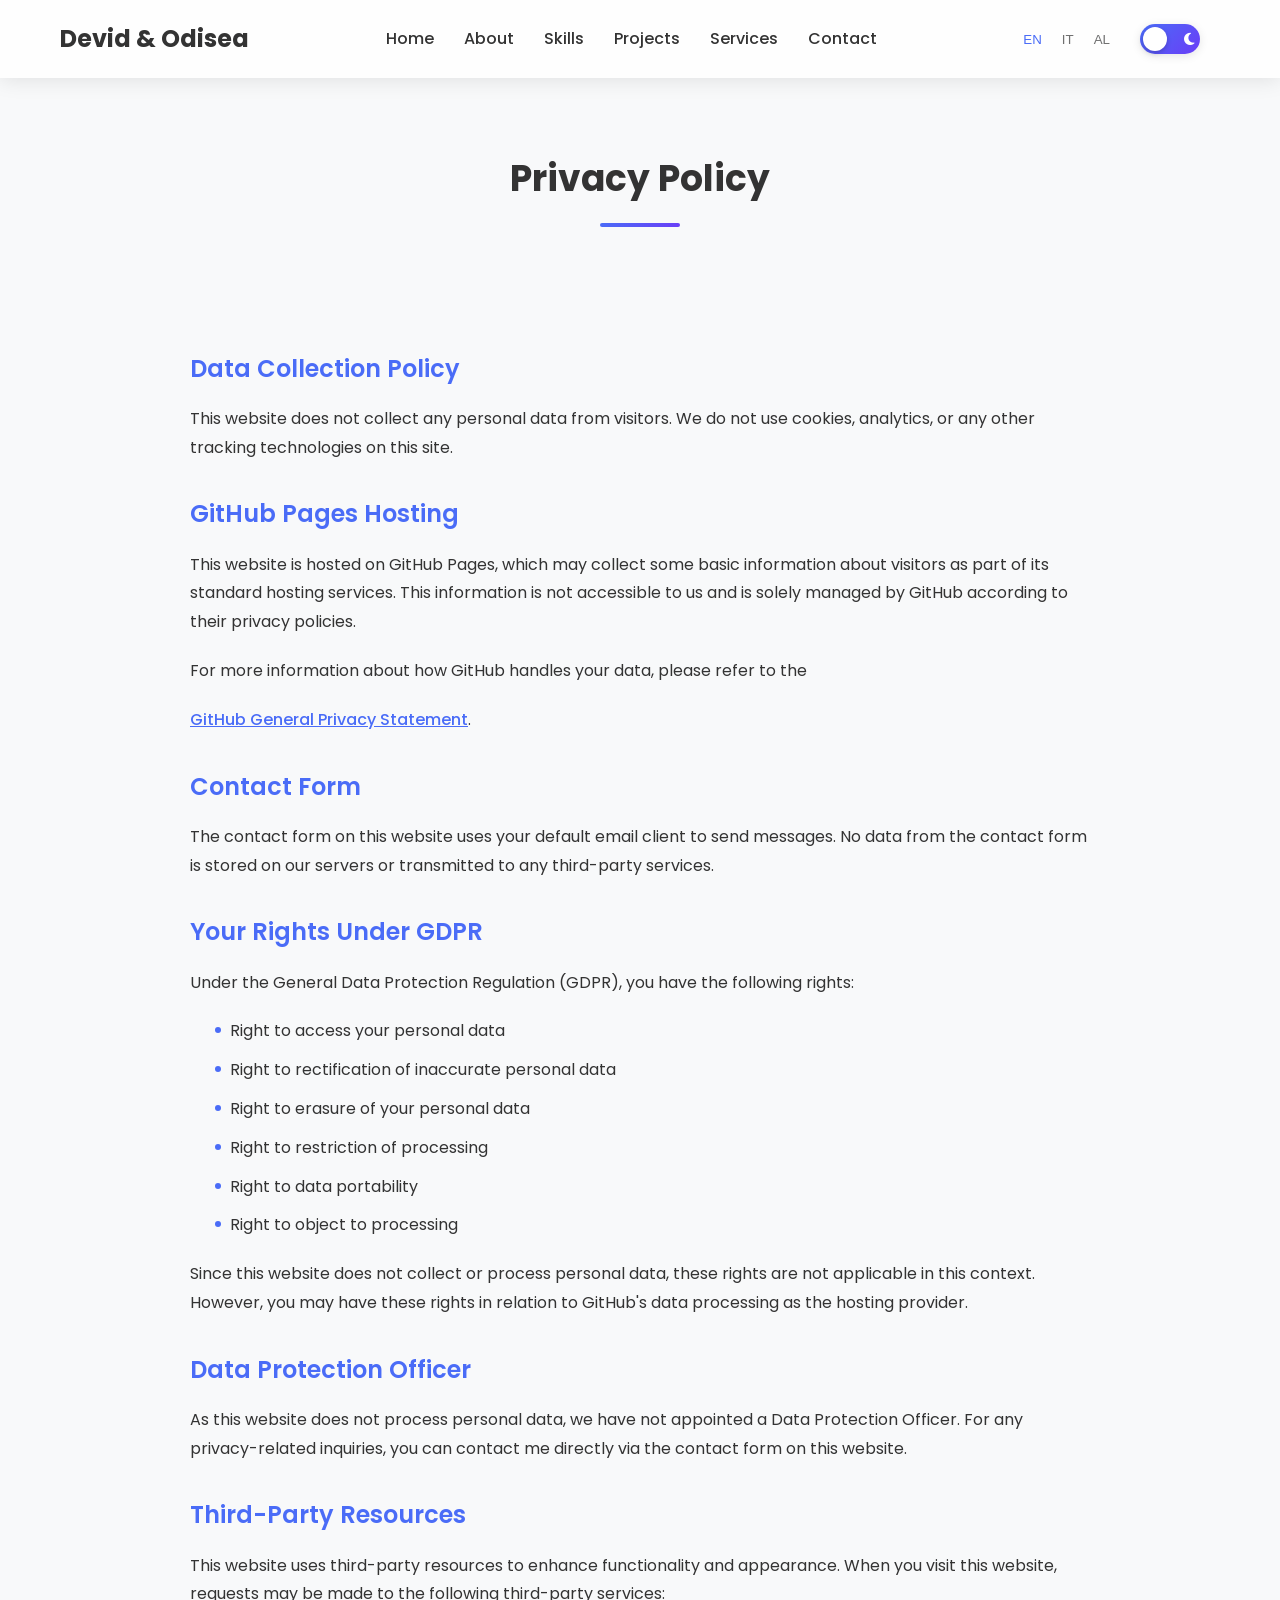
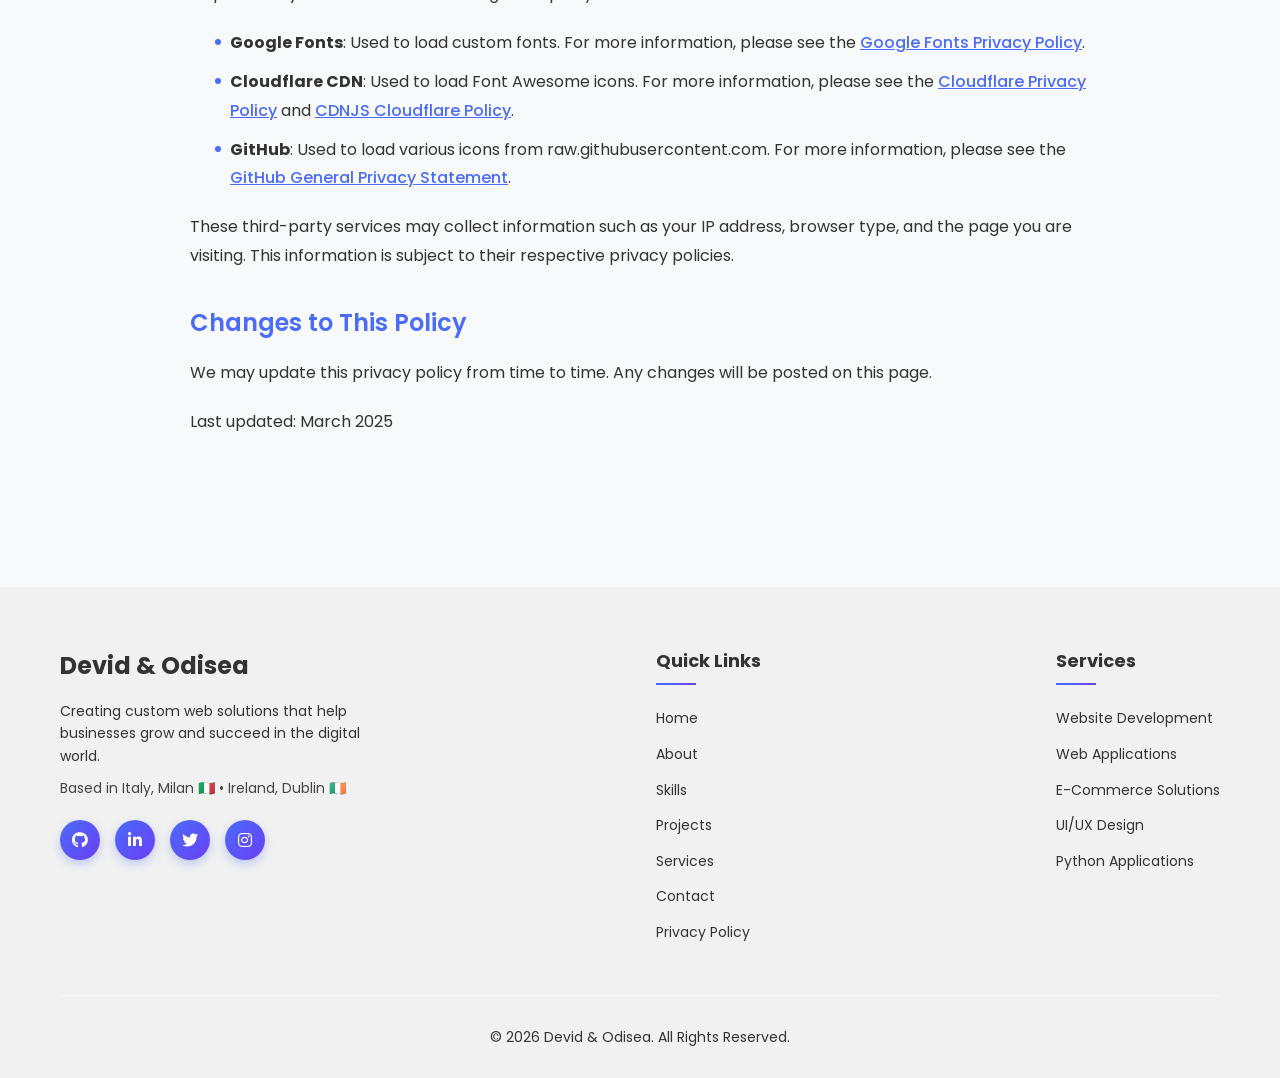
<file: privacy-policy.html>
<!DOCTYPE html>
<html lang="en">
<head>
    <meta charset="UTF-8">
    <meta name="viewport" content="width=device-width, initial-scale=1.0">
    <title>Privacy Policy | Devid & Odisea</title>
    <link rel="stylesheet" href="css/style.css">
    <link rel="stylesheet" href="css/privacy-policy.css">
    <link rel="stylesheet" href="https://cdnjs.cloudflare.com/ajax/libs/font-awesome/6.4.0/css/all.min.css">
    <link href="https://fonts.googleapis.com/css2?family=Poppins:wght@300;400;500;600;700&display=swap" rel="stylesheet">
    <link rel="preconnect" href="https://fonts.googleapis.com">
    <link rel="preconnect" href="https://fonts.gstatic.com" crossorigin>
    <link href="https://fonts.googleapis.com/css2?family=Noto+Color+Emoji&display=swap" rel="stylesheet">
</head>
<body class="light-theme">
    <!-- Header Section -->
    <header>
        <div class="container">
            <div class="logo">
                <a href="https://portfolio.ddevid.online" style="text-decoration: none; color: inherit;">
                    <h1>Devid & Odisea</h1>
                </a>
            </div>
            <nav>
                <ul class="nav-links">
                    <li><a href="index.html#home" class="nav-link" data-en="Home" data-it="Home" data-al="Kryefaqja">Home</a></li>
                    <li><a href="index.html#about" class="nav-link" data-en="About" data-it="Chi Sono" data-al="Rreth Meje">About</a></li>
                    <li><a href="index.html#skills" class="nav-link" data-en="Skills" data-it="Competenze" data-al="Aftësitë">Skills</a></li>
                    <li><a href="index.html#projects" class="nav-link" data-en="Projects" data-it="Progetti" data-al="Projektet">Projects</a></li>
                    <li><a href="index.html#services" class="nav-link" data-en="Services" data-it="Servizi" data-al="Shërbimet">Services</a></li>
                    <li><a href="index.html#contact" class="nav-link" data-en="Contact" data-it="Contatti" data-al="Kontakt">Contact</a></li>
                </ul>
            </nav>
            <div class="header-controls">
                <div class="language-selector">
                    <button class="lang-btn active" data-lang="en">EN</button>
                    <button class="lang-btn" data-lang="it">IT</button>
                    <button class="lang-btn" data-lang="al">AL</button>
                </div>
                <div class="theme-toggle">
                    <i class="fas fa-sun"></i>
                    <i class="fas fa-moon"></i>
                </div>
                <div class="mobile-menu-btn">
                    <span></span>
                    <span></span>
                    <span></span>
                </div>
            </div>
        </div>
    </header>

    <!-- Privacy Policy Section -->
    <section class="privacy-policy">
        <div class="container">
            <div class="section-header">
                <h2 class="section-title" data-en="Privacy Policy" data-it="Informativa sulla Privacy" data-al="Politika e Privatësisë">Privacy Policy</h2>
                <div class="section-line"></div>
            </div>
            <div class="privacy-content">
                <div class="privacy-text">
                    <h3 data-en="Data Collection Policy" data-it="Politica di Raccolta Dati" data-al="Politika e Mbledhjes së të Dhënave">Data Collection Policy</h3>
                    
                    <p data-en="This website does not collect any personal data from visitors. We do not use cookies, analytics, or any other tracking technologies on this site." 
                       data-it="Questo sito web non raccoglie alcun dato personale dai visitatori. Non utilizziamo cookie, analisi o altre tecnologie di tracciamento su questo sito." 
                       data-al="Kjo faqe interneti nuk mbledh asnjë të dhënë personale nga vizitorët. Ne nuk përdorim cookies, analitika, ose ndonjë teknologji tjetër gjurmimi në këtë faqe.">This website does not collect any personal data from visitors. We do not use cookies, analytics, or any other tracking technologies on this site.</p>
                    
                    <h3 data-en="GitHub Pages Hosting" data-it="Hosting su GitHub Pages" data-al="Hostimi në GitHub Pages">GitHub Pages Hosting</h3>
                    
                    <p data-en="This website is hosted on GitHub Pages, which may collect some basic information about visitors as part of its standard hosting services. This information is not accessible to us and is solely managed by GitHub according to their privacy policies." 
                       data-it="Questo sito web è ospitato su GitHub Pages, che potrebbe raccogliere alcune informazioni di base sui visitatori come parte dei suoi servizi di hosting standard. Queste informazioni non sono accessibili a noi e sono gestite esclusivamente da GitHub secondo le loro politiche sulla privacy." 
                       data-al="Kjo faqe interneti hostohet në GitHub Pages, e cila mund të mbledhë disa informacione bazë për vizitorët si pjesë e shërbimeve të saj standarde të hostimit. Këto informacione nuk janë të aksesueshme për ne dhe menaxhohen vetëm nga GitHub sipas politikave të tyre të privatësisë.">This website is hosted on GitHub Pages, which may collect some basic information about visitors as part of its standard hosting services. This information is not accessible to us and is solely managed by GitHub according to their privacy policies.</p>
                    
                    <p data-en="For more information about how GitHub handles your data, please refer to the" 
                       data-it="Per ulteriori informazioni su come GitHub gestisce i tuoi dati, consulta l'" 
                       data-al="Për më shumë informacion se si GitHub trajton të dhënat tuaja, ju lutemi referojuni">For more information about how GitHub handles your data, please refer to the</p>
                    
                    <p><a href="https://docs.github.com/en/site-policy/privacy-policies/github-general-privacy-statement#github-pages" target="_blank" data-en="GitHub General Privacy Statement" data-it="Informativa sulla privacy generale di GitHub" data-al="Deklarata e përgjithshme e privatësisë së GitHub">GitHub General Privacy Statement</a>.</p>
                    
                    <h3 data-en="Contact Form" data-it="Modulo di Contatto" data-al="Formulari i Kontaktit">Contact Form</h3>
                    
                    <p data-en="The contact form on this website uses your default email client to send messages. No data from the contact form is stored on our servers or transmitted to any third-party services." 
                       data-it="Il modulo di contatto su questo sito web utilizza il tuo client di posta elettronica predefinito per inviare messaggi. Nessun dato dal modulo di contatto viene memorizzato sui nostri server o trasmesso a servizi di terze parti." 
                       data-al="Formulari i kontaktit në këtë faqe interneti përdor klientin tuaj të parazgjedhur të emailit për të dërguar mesazhe. Asnjë e dhënë nga formulari i kontaktit nuk ruhet në serverët tanë ose transmetohet në shërbime të palëve të treta.">The contact form on this website uses your default email client to send messages. No data from the contact form is stored on our servers or transmitted to any third-party services.</p>
                    
                    <h3 data-en="Your Rights Under GDPR" data-it="I Tuoi Diritti Secondo il GDPR" data-al="Të Drejtat Tuaja Sipas GDPR">Your Rights Under GDPR</h3>
                    
                    <p data-en="Under the General Data Protection Regulation (GDPR), you have the following rights:" 
                       data-it="Ai sensi del Regolamento Generale sulla Protezione dei Dati (GDPR), hai i seguenti diritti:" 
                       data-al="Sipas Rregullores së Përgjithshme për Mbrojtjen e të Dhënave (GDPR), ju keni të drejtat e mëposhtme:">Under the General Data Protection Regulation (GDPR), you have the following rights:</p>
                    
                    <ul class="privacy-list">
                        <li data-en="Right to access your personal data" data-it="Diritto di accesso ai tuoi dati personali" data-al="E drejta për të aksesuar të dhënat tuaja personale">Right to access your personal data</li>
                        <li data-en="Right to rectification of inaccurate personal data" data-it="Diritto alla rettifica di dati personali inesatti" data-al="E drejta për korrigjimin e të dhënave personale të pasakta">Right to rectification of inaccurate personal data</li>
                        <li data-en="Right to erasure of your personal data" data-it="Diritto alla cancellazione dei tuoi dati personali" data-al="E drejta për fshirjen e të dhënave tuaja personale">Right to erasure of your personal data</li>
                        <li data-en="Right to restriction of processing" data-it="Diritto alla limitazione del trattamento" data-al="E drejta për kufizimin e përpunimit">Right to restriction of processing</li>
                        <li data-en="Right to data portability" data-it="Diritto alla portabilità dei dati" data-al="E drejta për portabilitetin e të dhënave">Right to data portability</li>
                        <li data-en="Right to object to processing" data-it="Diritto di opporsi al trattamento" data-al="E drejta për të kundërshtuar përpunimin">Right to object to processing</li>
                    </ul>
                    
                    <p data-en="Since this website does not collect or process personal data, these rights are not applicable in this context. However, you may have these rights in relation to GitHub's data processing as the hosting provider." 
                       data-it="Poiché questo sito web non raccoglie né elabora dati personali, questi diritti non sono applicabili in questo contesto. Tuttavia, potresti avere questi diritti in relazione al trattamento dei dati di GitHub come fornitore di hosting." 
                       data-al="Meqenëse kjo faqe interneti nuk mbledh ose përpunon të dhëna personale, këto të drejta nuk janë të zbatueshme në këtë kontekst. Megjithatë, mund t'i keni këto të drejta në lidhje me përpunimin e të dhënave të GitHub si ofrues i hostimit.">Since this website does not collect or process personal data, these rights are not applicable in this context. However, you may have these rights in relation to GitHub's data processing as the hosting provider.</p>
                    
                    <h3 data-en="Data Protection Officer" data-it="Responsabile della Protezione dei Dati" data-al="Zyrtari i Mbrojtjes së të Dhënave">Data Protection Officer</h3>
                    
                    <p data-en="As this website does not process personal data, we have not appointed a Data Protection Officer. For any privacy-related inquiries, you can contact me directly via the contact form on this website." 
                       data-it="Poiché questo sito web non elabora dati personali, non abbiamo nominato un Responsabile della Protezione dei Dati. Per qualsiasi domanda relativa alla privacy, puoi contattarmi direttamente tramite il modulo di contatto su questo sito web." 
                       data-al="Meqenëse kjo faqe interneti nuk përpunon të dhëna personale, ne nuk kemi caktuar një Zyrtar të Mbrojtjes së të Dhënave. Për çdo pyetje në lidhje me privatësinë, mund të më kontaktoni drejtpërdrejt përmes formularit të kontaktit në këtë faqe interneti.">As this website does not process personal data, we have not appointed a Data Protection Officer. For any privacy-related inquiries, you can contact me directly via the contact form on this website.</p>
                    
                    <h3 data-en="Third-Party Resources" data-it="Risorse di Terze Parti" data-al="Burimet e Palëve të Treta">Third-Party Resources</h3>
                    
                    <p data-en="This website uses third-party resources to enhance functionality and appearance. When you visit this website, requests may be made to the following third-party services:" 
                       data-it="Questo sito web utilizza risorse di terze parti per migliorare la funzionalità e l'aspetto. Quando visiti questo sito web, potrebbero essere effettuate richieste ai seguenti servizi di terze parti:" 
                       data-al="Kjo faqe interneti përdor burime të palëve të treta për të përmirësuar funksionalitetin dhe pamjen. Kur vizitoni këtë faqe interneti, mund të bëhen kërkesa në shërbimet e mëposhtme të palëve të treta:">This website uses third-party resources to enhance functionality and appearance. When you visit this website, requests may be made to the following third-party services:</p>
                    
                    <ul class="privacy-list">
                        <li data-en="<strong>Google Fonts</strong>: Used to load custom fonts. For more information, please see the <a href='https://developers.google.com/fonts/faq/privacy' target='_blank'>Google Fonts Privacy Policy</a>." 
                            data-it="<strong>Google Fonts</strong>: Utilizzato per caricare font personalizzati. Per ulteriori informazioni, consulta la <a href='https://developers.google.com/fonts/faq/privacy' target='_blank'>Informativa sulla privacy di Google Fonts</a>." 
                            data-al="<strong>Google Fonts</strong>: Përdoret për të ngarkuar fonte të personalizuara. Për më shumë informacion, ju lutemi shikoni <a href='https://developers.google.com/fonts/faq/privacy' target='_blank'>Politikën e Privatësisë së Google Fonts</a>."><strong>Google Fonts</strong>: Used to load custom fonts. For more information, please see the <a href="https://developers.google.com/fonts/faq/privacy" target="_blank">Google Fonts Privacy Policy</a>.</li>
                        
                        <li data-en="<strong>Cloudflare CDN</strong>: Used to load Font Awesome icons. For more information, please see the <a href='https://www.cloudflare.com/privacypolicy/' target='_blank'>Cloudflare Privacy Policy</a> and <a href='https://cdnjs.cloudflare.com/' target='_blank'>CDNJS Cloudflare Policy</a>." 
                            data-it="<strong>Cloudflare CDN</strong>: Utilizzato per caricare le icone di Font Awesome. Per ulteriori informazioni, consulta la <a href='https://www.cloudflare.com/privacypolicy/' target='_blank'>Informativa sulla privacy di Cloudflare</a> e la <a href='https://cdnjs.cloudflare.com/' target='_blank'>Politica di CDNJS Cloudflare</a>." 
                            data-al="<strong>Cloudflare CDN</strong>: Përdoret për të ngarkuar ikonat Font Awesome. Për më shumë informacion, ju lutemi shikoni <a href='https://www.cloudflare.com/privacypolicy/' target='_blank'>Politikën e Privatësisë së Cloudflare</a> dhe <a href='https://cdnjs.cloudflare.com/' target='_blank'>Politikën e CDNJS Cloudflare</a>."><strong>Cloudflare CDN</strong>: Used to load Font Awesome icons. For more information, please see the <a href="https://www.cloudflare.com/privacypolicy/" target="_blank">Cloudflare Privacy Policy</a> and <a href="https://cdnjs.cloudflare.com/" target="_blank">CDNJS Cloudflare Policy</a>.</li>
                        
                        <li data-en="<strong>GitHub</strong>: Used to load various icons from raw.githubusercontent.com. For more information, please see the <a href='https://docs.github.com/en/site-policy/privacy-policies/github-general-privacy-statement' target='_blank'>GitHub General Privacy Statement</a>." 
                            data-it="<strong>GitHub</strong>: Utilizzato per caricare varie icone da raw.githubusercontent.com. Per ulteriori informazioni, consulta la <a href='https://docs.github.com/en/site-policy/privacy-policies/github-general-privacy-statement' target='_blank'>Dichiarazione sulla privacy generale di GitHub</a>." 
                            data-al="<strong>GitHub</strong>: Përdoret për të ngarkuar ikona të ndryshme nga raw.githubusercontent.com. Për më shumë informacion, ju lutemi shikoni <a href='https://docs.github.com/en/site-policy/privacy-policies/github-general-privacy-statement' target='_blank'>Deklaratën e Përgjithshme të Privatësisë së GitHub</a>."><strong>GitHub</strong>: Used to load various icons from raw.githubusercontent.com. For more information, please see the <a href="https://docs.github.com/en/site-policy/privacy-policies/github-general-privacy-statement" target="_blank">GitHub General Privacy Statement</a>.</li>
                    </ul>
                    
                    <p data-en="These third-party services may collect information such as your IP address, browser type, and the page you are visiting. This information is subject to their respective privacy policies." 
                       data-it="Questi servizi di terze parti potrebbero raccogliere informazioni come il tuo indirizzo IP, il tipo di browser e la pagina che stai visitando. Queste informazioni sono soggette alle rispettive politiche sulla privacy." 
                       data-al="Këto shërbime të palëve të treta mund të mbledhin informacione si adresa juaj IP, lloji i shfletuesit dhe faqja që po vizitoni. Ky informacion i nënshtrohet politikave të tyre përkatëse të privatësisë.">These third-party services may collect information such as your IP address, browser type, and the page you are visiting. This information is subject to their respective privacy policies.</p>
                    
                    <h3 data-en="Changes to This Policy" data-it="Modifiche a Questa Politica" data-al="Ndryshimet në Këtë Politikë">Changes to This Policy</h3>
                    
                    <p data-en="We may update this privacy policy from time to time. Any changes will be posted on this page." 
                       data-it="Potremmo aggiornare questa informativa sulla privacy di tanto in tanto. Eventuali modifiche saranno pubblicate su questa pagina." 
                       data-al="Ne mund të përditësojmë këtë politikë privatësie herë pas here. Çdo ndryshim do të postohet në këtë faqe.">We may update this privacy policy from time to time. Any changes will be posted on this page.</p>
                    
                    <p data-en="Last updated: March 2025" 
                       data-it="Ultimo aggiornamento: Marzo 2025" 
                       data-al="Përditësuar së fundmi: Mars 2025">Last updated: March 2025</p>
                </div>
            </div>
        </div>
    </section>

    <!-- Footer -->
    <footer>
        <div class="container">
            <div class="footer-content">
                <div class="footer-logo">
                    <h2>Devid & Odisea</h2>
                    <p data-en="Creating custom web solutions that help businesses grow and succeed in the digital world." data-it="Creiamo soluzioni web personalizzate che aiutano le aziende a crescere e avere successo nel mondo digitale." data-al="Krijojmë zgjidhje web të personalizuara që ndihmojnë bizneset të rriten dhe të kenë sukses në botën dixhitale.">Creating custom web solutions that help businesses grow and succeed in the digital world.</p>
                    <p class="location-info" data-en="Based in Italy, Milan 🇮🇹 • Ireland, Dublin 🇮🇪" data-it="Basati in Italia, Milano 🇮🇹 • Irlanda, Dublino 🇮🇪" data-al="Bazuar në Itali, Milano 🇮🇹 • Irlandë, Dublin 🇮🇪">Based in Italy, Milan 🇮🇹 • Ireland, Dublin 🇮🇪</p>
                    <div class="social-links">
                        <a href="https://github.com/dddevid" target="_blank" class="social-link"><i class="fab fa-github"></i></a>
                        <a href="https://www.linkedin.com/in/devid-rrucaj-ba467b358" target="_blank" class="social-link"><i class="fab fa-linkedin-in"></i></a>
                        <a href="https://x.com/ddevid_1" target="_blank" class="social-link"><i class="fab fa-twitter"></i></a>
                        <a href="https://instagram.com/devidrrucaj" target="_blank" class="social-link"><i class="fab fa-instagram"></i></a>
                    </div>
                </div>
                <div class="footer-links">
                    <h3 data-en="Quick Links" data-it="Link Rapidi" data-al="Lidhje të Shpejta">Quick Links</h3>
                    <ul>
                        <li><a href="index.html#home" data-en="Home" data-it="Home" data-al="Kryefaqja">Home</a></li>
                        <li><a href="index.html#about" data-en="About" data-it="Chi Sono" data-al="Rreth Meje">About</a></li>
                        <li><a href="index.html#skills" data-en="Skills" data-it="Competenze" data-al="Aftësitë">Skills</a></li>
                        <li><a href="index.html#projects" data-en="Projects" data-it="Progetti" data-al="Projektet">Projects</a></li>
                        <li><a href="index.html#services" data-en="Services" data-it="Servizi" data-al="Shërbimet">Services</a></li>
                        <li><a href="index.html#contact" data-en="Contact" data-it="Contatti" data-al="Kontakt">Contact</a></li>
                        <li><a href="privacy-policy.html" data-en="Privacy Policy" data-it="Informativa sulla Privacy" data-al="Politika e Privatësisë">Privacy Policy</a></li>
                    </ul>
                </div>
                <div class="footer-links">
                    <h3 data-en="Services" data-it="Servizi" data-al="Shërbimet">Services</h3>
                    <ul>
                        <li><a href="index.html#services" data-en="Website Development" data-it="Sviluppo Siti Web" data-al="Zhvillim i Faqeve të Internetit">Website Development</a></li>
                        <li><a href="index.html#services" data-en="Web Applications" data-it="Applicazioni Web" data-al="Aplikacione Web">Web Applications</a></li>
                        <li><a href="index.html#services" data-en="E-Commerce Solutions" data-it="Soluzioni E-Commerce" data-al="Zgjidhje E-Commerce">E-Commerce Solutions</a></li>
                        <li><a href="index.html#services" data-en="UI/UX Design" data-it="Design UI/UX" data-al="Dizajn UI/UX">UI/UX Design</a></li>
                        <li><a href="index.html#services" data-en="Python Applications" data-it="Applicazioni Python" data-al="Aplikacione Python">Python Applications</a></li>
                    </ul>
                </div>
            </div>
            <div class="footer-bottom">
                <p>&copy; <span id="current-year">2023</span> Devid & Odisea. <span data-en="All Rights Reserved." data-it="Tutti i Diritti Riservati." data-al="Të Gjitha të Drejtat të Rezervuara.">All Rights Reserved.</span></p>
            </div>
        </div>
    </footer>

    <!-- Scroll to Top Button -->
    <button id="scroll-to-top" class="scroll-to-top">
        <i class="fas fa-arrow-up"></i>
    </button>

    <script src="js/script.js"></script>
    <script>
        // Update current year in footer
        document.getElementById('current-year').textContent = new Date().getFullYear();
        
        // Initialize language switcher on privacy policy page
        document.addEventListener('DOMContentLoaded', function() {
            // Check for saved language preference and apply it
            const savedLanguage = localStorage.getItem('language') || 'en';
            const langBtn = document.querySelector(`.lang-btn[data-lang="${savedLanguage}"]`);
            
            if (langBtn) {
                // Remove active class from all buttons
                document.querySelectorAll('.lang-btn').forEach(btn => btn.classList.remove('active'));
                
                // Add active class to the button for saved language
                langBtn.classList.add('active');
                
                // Update all translatable elements
                const elements = document.querySelectorAll('[data-' + savedLanguage + ']');
                elements.forEach(element => {
                    const translation = element.getAttribute('data-' + savedLanguage);
                    if (translation) {
                        // Use innerHTML instead of textContent to properly render HTML content
                        element.innerHTML = translation;
                    }
                });
            }
            
            // Add event listeners to language buttons
            document.querySelectorAll('.lang-btn').forEach(button => {
                button.addEventListener('click', function() {
                    const lang = this.getAttribute('data-lang');
                    
                    // Remove active class from all buttons
                    document.querySelectorAll('.lang-btn').forEach(btn => btn.classList.remove('active'));
                    
                    // Add active class to clicked button
                    this.classList.add('active');
                    
                    // Save language preference to localStorage
                    localStorage.setItem('language', lang);
                    
                    // Update all translatable elements
                    const elements = document.querySelectorAll('[data-' + lang + ']');
                    elements.forEach(element => {
                        const translation = element.getAttribute('data-' + lang);
                        if (translation) {
                            // Use innerHTML instead of textContent to properly render HTML content
                            element.innerHTML = translation;
                        }
                    });
                });
            });
        });
    </script>
</body>
</html>
</file>
<file: css/style.css>
/* Global Styles */
:root {
    /* Light Theme Variables */
    --primary-color: #4a6cf7;
    --secondary-color: #6c757d;
    --text-color: #333;
    --bg-color: #f8f9fa;
    --card-bg: rgba(255, 255, 255, 0.7);
    --card-border: rgba(255, 255, 255, 0.4);
    --card-shadow: rgba(0, 0, 0, 0.05);
    --section-bg: #ffffff;
    --header-bg: rgba(255, 255, 255, 0.8);
    --footer-bg: #f1f1f1;
    --gradient-start: #4a6cf7;
    --gradient-end: #6a3ef7;
}

.dark-theme {
    /* Dark Theme Variables */
    --primary-color: #6a3ef7;
    --secondary-color: #adb5bd;
    --text-color: #f8f9fa;
    --bg-color: #121212;
    --card-bg: rgba(30, 30, 30, 0.7);
    --card-border: rgba(255, 255, 255, 0.1);
    --card-shadow: rgba(0, 0, 0, 0.2);
    --section-bg: #1e1e1e;
    --header-bg: rgba(18, 18, 18, 0.8);
    --footer-bg: #1a1a1a;
    --gradient-start: #6a3ef7;
    --gradient-end: #4a6cf7;
}

* {
    margin: 0;
    padding: 0;
    box-sizing: border-box;
}

/* Text Selection Styles */
::selection {
    background-color: var(--primary-color);
    color: white;
}

html {
    scroll-behavior: smooth;
}

body {
    font-family: 'Poppins', sans-serif;
    background-color: var(--bg-color);
    color: var(--text-color);
    line-height: 1.6;
    transition: background-color 0.3s ease, color 0.3s ease;
}

.container {
    max-width: 1200px;
    margin: 0 auto;
    padding: 0 20px;
}

a {
    text-decoration: none;
    color: var(--primary-color);
    transition: color 0.3s ease;
}

a:hover {
    color: var(--gradient-end);
}

img {
    max-width: 100%;
    height: auto;
    border-radius: 10px;
}

.no-frame {
    border-radius: 0 !important;
    box-shadow: none !important;
}

/* Glass Card Effect */
.glass-card {
    background: var(--card-bg);
    backdrop-filter: blur(10px);
    -webkit-backdrop-filter: blur(10px);
    border: 1px solid var(--card-border);
    border-radius: 15px;
    box-shadow: 0 8px 32px 0 var(--card-shadow);
    transition: transform 0.3s ease, box-shadow 0.3s ease;
}

.glass-card:hover {
    transform: translateY(-5px);
    box-shadow: 0 12px 40px 0 var(--card-shadow);
}

/* Buttons */
.btn {
    display: inline-block;
    padding: 12px 28px;
    border-radius: 30px;
    font-weight: 500;
    text-align: center;
    cursor: pointer;
    transition: all 0.3s ease;
    border: none;
    font-size: 16px;
}

.btn-primary {
    background: linear-gradient(135deg, var(--gradient-start), var(--gradient-end));
    color: white;
    box-shadow: 0 4px 15px rgba(74, 108, 247, 0.4);
}

.btn-primary:hover {
    box-shadow: 0 8px 25px rgba(74, 108, 247, 0.6);
    transform: translateY(-2px);
    color: white;
}

.btn-secondary {
    background: transparent;
    color: var(--primary-color);
    border: 2px solid var(--primary-color);
}

.btn-secondary:hover {
    background: var(--primary-color);
    color: white;
    transform: translateY(-2px);
}

.btn-view {
    padding: 10px 20px;
    font-size: 14px;
    background: linear-gradient(135deg, var(--gradient-start), var(--gradient-end));
    color: white;
    border-radius: 25px;
    box-shadow: 0 4px 15px rgba(74, 108, 247, 0.4);
}

.btn-view:hover {
    box-shadow: 0 8px 25px rgba(74, 108, 247, 0.6);
    transform: translateY(-2px);
    color: white;
}

/* Section Styles */
section {
    padding: 100px 0;
    background-color: var(--section-bg);
    transition: background-color 0.3s ease;
}

section:nth-child(even) {
    background-color: var(--bg-color);
}

.section-header {
    text-align: center;
    margin-bottom: 60px;
}

.section-title {
    font-size: 36px;
    font-weight: 700;
    margin-bottom: 15px;
    position: relative;
    display: inline-block;
}

.section-line {
    width: 80px;
    height: 4px;
    background: linear-gradient(135deg, var(--gradient-start), var(--gradient-end));
    margin: 0 auto;
    border-radius: 2px;
}

/* Header Styles */
header {
    position: fixed;
    top: 0;
    left: 0;
    width: 100%;
    z-index: 1000;
    background: var(--header-bg);
    backdrop-filter: blur(10px);
    -webkit-backdrop-filter: blur(10px);
    box-shadow: 0 2px 20px rgba(0, 0, 0, 0.1);
    transition: background 0.3s ease, box-shadow 0.3s ease;
}

header .container {
    display: flex;
    justify-content: space-between;
    align-items: center;
    padding: 20px;
}

.logo h1 {
    font-size: 24px;
    font-weight: 700;
}

.logo span {
    color: var(--primary-color);
}

.nav-links {
    display: flex;
    list-style: none;
}

.nav-links li {
    margin: 0 15px;
}

.nav-link {
    color: var(--text-color);
    font-weight: 500;
    position: relative;
    padding: 5px 0;
}

.nav-link::after {
    content: '';
    position: absolute;
    bottom: 0;
    left: 0;
    width: 0;
    height: 2px;
    background: linear-gradient(135deg, var(--gradient-start), var(--gradient-end));
    transition: width 0.3s ease;
}

.nav-link:hover::after,
.nav-link.active::after {
    width: 100%;
}

.header-controls {
    display: flex;
    align-items: center;
}

.language-selector {
    display: flex;
    margin-right: 20px;
}

.lang-btn {
    background: transparent;
    border: none;
    color: var(--text-color);
    cursor: pointer;
    padding: 5px 10px;
    font-weight: 500;
    opacity: 0.7;
    transition: opacity 0.3s ease;
}

.lang-btn.active {
    opacity: 1;
    color: var(--primary-color);
}

.theme-toggle {
    cursor: pointer;
    margin-right: 20px;
    position: relative;
    width: 60px;
    height: 30px;
    background: linear-gradient(135deg, var(--gradient-start), var(--gradient-end));
    border-radius: 30px;
    display: flex;
    align-items: center;
    justify-content: space-between;
    padding: 0 5px;
    box-shadow: 0 2px 10px rgba(0, 0, 0, 0.1);
}

.theme-toggle i {
    color: white;
    font-size: 14px;
    z-index: 1;
}

.theme-toggle::after {
    content: '';
    position: absolute;
    width: 24px;
    height: 24px;
    background-color: white;
    border-radius: 50%;
    top: 3px;
    left: 3px;
    transition: transform 0.3s ease;
    box-shadow: 0 2px 5px rgba(0, 0, 0, 0.2);
}

.dark-theme .theme-toggle::after {
    transform: translateX(30px);
}

.mobile-menu-btn {
    display: none;
    flex-direction: column;
    justify-content: space-between;
    width: 30px;
    height: 20px;
    cursor: pointer;
}

.mobile-menu-btn span {
    width: 100%;
    height: 2px;
    background-color: var(--text-color);
    transition: all 0.3s ease;
}

/* Hero Section */
.hero {
    padding: 180px 0 100px;
    position: relative;
    overflow: hidden;
}

.hero::before {
    content: '';
    position: absolute;
    top: -50%;
    right: -50%;
    width: 100%;
    height: 100%;
    background: radial-gradient(circle, rgba(74, 108, 247, 0.1), transparent 70%);
    z-index: -1;
}

.hero .container {
    display: flex;
    align-items: center;
    justify-content: space-between;
    gap: 50px;
}

.hero-content {
    flex: 1;
}

.hero-title {
    font-size: 48px;
    font-weight: 700;
    margin-bottom: 15px;
    line-height: 1.2;
}

.hero-title .highlight {
    background: linear-gradient(135deg, var(--gradient-start), var(--gradient-end));
    -webkit-background-clip: text;
    background-clip: text;
    color: transparent;
    display: block;
}

.hero-subtitle {
    font-size: 24px;
    font-weight: 500;
    margin-bottom: 20px;
    color: var(--secondary-color);
}

.hero-description {
    font-size: 18px;
    margin-bottom: 30px;
    max-width: 600px;
}

.hero-buttons {
    display: flex;
    gap: 15px;
}

.hero-image {
    flex: 1;
    display: flex;
    justify-content: center;
    align-items: center;
    position: relative;
    margin: 0 auto;
    text-align: center;
}

.hero-image .glass-card {
    max-width: 400px;
    position: relative;
    background: transparent;
    border: none;
    box-shadow: none;
    z-index: 2;
    margin: 0 auto;
}

.hero-image .glass-card::before {
    content: '';
    position: absolute;
    top: -20px;
    left: -20px;
    width: 100px;
    height: 100px;
    border-radius: 50%;
    background: linear-gradient(135deg, var(--gradient-start), var(--gradient-end), var(--primary-color));
    opacity: 0.3;
    z-index: -1;
    filter: blur(8px);
    animation: float-rotate 6s ease-in-out infinite;
}

.hero-image .glass-card::after {
    content: '';
    position: absolute;
    bottom: -30px;
    right: -30px;
    width: 150px;
    height: 150px;
    border-radius: 50%;
    background: linear-gradient(135deg, var(--gradient-end), var(--primary-color), var(--gradient-start));
    opacity: 0.3;
    z-index: -1;
    filter: blur(12px);
    animation: float-rotate 8s ease-in-out infinite reverse;
}

/* Additional decorative circles for hero image */
.hero-image::before {
    content: '';
    position: absolute;
    top: 20%;
    right: 15%;
    width: 80px;
    height: 80px;
    border-radius: 50%;
    background: radial-gradient(circle at 30% 30%, var(--primary-color), var(--gradient-end));
    opacity: 0.25;
    z-index: 1;
    filter: blur(6px);
    animation: float-pulse 7s ease-in-out infinite 1s;
}

.hero-image::after {
    content: '';
    position: absolute;
    bottom: 15%;
    left: 10%;
    width: 120px;
    height: 120px;
    border-radius: 50%;
    background: radial-gradient(circle at 70% 70%, var(--gradient-start), var(--primary-color));
    opacity: 0.25;
    z-index: 1;
    filter: blur(10px);
    animation: float-pulse 9s ease-in-out infinite 0.5s;
}

@keyframes float {
    0% {
        transform: translateY(0) scale(1);
    }
    50% {
        transform: translateY(-10px) scale(1.05);
    }
    100% {
        transform: translateY(0) scale(1);
    }
}

@keyframes float-rotate {
    0% {
        transform: translateY(0) scale(1) rotate(0deg);
    }
    50% {
        transform: translateY(-10px) scale(1.05) rotate(180deg);
    }
    100% {
        transform: translateY(0) scale(1) rotate(360deg);
    }
}

@keyframes float-pulse {
    0% {
        transform: translateY(0) scale(1);
        opacity: 0.2;
    }
    50% {
        transform: translateY(-10px) scale(1.1);
        opacity: 0.3;
    }
    100% {
        transform: translateY(0) scale(1);
        opacity: 0.2;
    }
}

.hero-image img {
    max-width: 100%;
    height: auto;
    transition: transform 0.5s ease;
    position: relative;
    z-index: 2;
}

.hero-image img:hover {
    transform: scale(1.02);
}

/* About Section */
.about {
    padding: 80px 0;
}

.about-content {
    display: flex;
    flex-wrap: wrap;
    justify-content: center;
    gap: 30px;
    margin-bottom: 50px;
}

.about-card {
    flex: 1;
    min-width: 300px;
    max-width: 500px;
    padding: 30px;
    text-align: center;
    transition: transform 0.3s ease, box-shadow 0.3s ease;
    position: relative;
    overflow: hidden;
}

.about-card::before {
    content: '';
    position: absolute;
    top: -50px;
    right: -50px;
    width: 100px;
    height: 100px;
    border-radius: 50%;
    background: conic-gradient(from 45deg, var(--gradient-start), var(--primary-color), var(--gradient-end), var(--gradient-start));
    opacity: 0.15;
    z-index: 0;
    filter: blur(15px);
    animation: float-rotate 12s linear infinite;
}

.about-card:hover {
    transform: translateY(-10px);
    box-shadow: 0 15px 30px rgba(0, 0, 0, 0.1);
}

.about-icon {
    margin-bottom: 20px;
    position: relative;
    z-index: 1;
    display: inline-block;
}

.about-card h3 {
    font-size: 24px;
    margin-bottom: 10px;
    color: var(--primary-color);
    position: relative;
    z-index: 1;
}

.about-card h4 {
    font-size: 18px;
    margin-bottom: 15px;
    color: var(--secondary-color);
    font-weight: 500;
    position: relative;
    z-index: 1;
}

.about-card p {
    font-size: 15px;
    line-height: 1.7;
    position: relative;
    z-index: 1;
}

.team-approach {
    background: var(--card-bg);
    backdrop-filter: blur(10px);
    -webkit-backdrop-filter: blur(10px);
    border: 1px solid var(--card-border);
    border-radius: 15px;
    padding: 40px;
    text-align: center;
    max-width: 900px;
    margin: 0 auto;
    box-shadow: 0 8px 32px 0 var(--card-shadow);
}

.team-approach h3 {
    font-size: 28px;
    margin-bottom: 20px;
    color: var(--primary-color);
    position: relative;
    display: inline-block;
}

.team-approach h3::after {
    content: '';
    position: absolute;
    bottom: -10px;
    left: 50%;
    transform: translateX(-50%);
    width: 50px;
    height: 3px;
    background: linear-gradient(to right, var(--gradient-start), var(--gradient-end));
    border-radius: 3px;
}

.team-approach p {
    font-size: 16px;
    line-height: 1.8;
    max-width: 800px;
    margin: 0 auto;
}

/* Skills Section */
.skills-content {
    display: flex;
    flex-direction: column;
    gap: 40px;
}

.skills-text h3 {
    font-size: 28px;
    margin-bottom: 15px;
    color: var(--primary-color);
    text-align: center;
}

.skills-text p {
    text-align: center;
    max-width: 800px;
    margin: 0 auto 20px;
    font-size: 16px;
}

.skills-grid {
    display: grid;
    grid-template-columns: repeat(auto-fill, minmax(250px, 1fr));
    gap: 30px;
}

.skill-card {
    padding: 30px 20px;
    text-align: center;
}

.skill-card i {
    font-size: 48px;
    margin-bottom: 15px;
    color: var(--primary-color);
}

.skill-card h4 {
    font-size: 18px;
    margin-bottom: 15px;
}

.skill-level {
    width: 100%;
    height: 8px;
    background-color: rgba(0, 0, 0, 0.1);
    border-radius: 4px;
    overflow: hidden;
}

.dark-theme .skill-level {
    background-color: rgba(255, 255, 255, 0.1);
}

.skill-progress {
    height: 100%;
    background: linear-gradient(135deg, var(--gradient-start), var(--gradient-end));
    border-radius: 4px;
}

/* Projects Section */
.projects-grid {
    display: grid;
    grid-template-columns: repeat(auto-fill, minmax(350px, 1fr));
    gap: 30px;
}

.project-card {
    overflow: hidden;
}

.project-image {
    position: relative;
    overflow: hidden;
    border-radius: 10px 10px 0 0;
}

.project-image img {
    width: 100%;
    height: 220px;
    object-fit: cover;
    transition: transform 0.5s ease;
    border-radius: 10px 10px 0 0;
}

.project-overlay {
    position: absolute;
    top: 0;
    left: 0;
    width: 100%;
    height: 100%;
    background: rgba(0, 0, 0, 0.7);
    display: flex;
    justify-content: center;
    align-items: center;
    opacity: 0;
    transition: opacity 0.3s ease;
}

.project-card:hover .project-overlay {
    opacity: 1;
}

.project-card:hover .project-image img {
    transform: scale(1.1);
}

.project-info {
    padding: 20px;
}

.project-info h3 {
    font-size: 20px;
    margin-bottom: 10px;
    color: var(--primary-color);
}

.project-info p {
    font-size: 14px;
    margin-bottom: 15px;
}

.project-tags {
    display: flex;
    flex-wrap: wrap;
    gap: 8px;
}

.project-tags span {
    background: rgba(74, 108, 247, 0.1);
    color: var(--primary-color);
    padding: 5px 10px;
    border-radius: 15px;
    font-size: 12px;
    font-weight: 500;
}

.dark-theme .project-tags span {
    background: rgba(106, 62, 247, 0.2);
}

/* Services Section */
.services-grid {
    display: grid;
    grid-template-columns: repeat(auto-fill, minmax(350px, 1fr));
    gap: 30px;
}

.service-card {
    padding: 40px 30px;
    text-align: center;
}

.service-icon {
    width: 80px;
    height: 80px;
    background: linear-gradient(135deg, var(--gradient-start), var(--gradient-end));
    border-radius: 50%;
    display: flex;
    justify-content: center;
    align-items: center;
    margin: 0 auto 25px;
    box-shadow: 0 10px 20px rgba(74, 108, 247, 0.3);
}

.service-icon i {
    font-size: 32px;
    color: white;
}

.service-card h3 {
    font-size: 22px;
    margin-bottom: 15px;
    color: var(--primary-color);
}

.service-card p {
    font-size: 15px;
}

/* Contact Section */
.contact-content {
    display: flex;
    gap: 50px;
}

.contact-info {
    flex: 1;
}

.contact-text h3 {
    font-size: 28px;
    margin-bottom: 20px;
    color: var(--primary-color);
}

.contact-text p {
    margin-bottom: 30px;
    font-size: 16px;
}

.contact-methods {
    display: flex;
    flex-direction: column;
    gap: 20px;
}

.contact-method {
    display: flex;
    align-items: center;
    gap: 15px;
}

.contact-icon {
    width: 50px;
    height: 50px;
    background: linear-gradient(135deg, var(--gradient-start), var(--gradient-end));
    border-radius: 50%;
    display: flex;
    justify-content: center;
    align-items: center;
    box-shadow: 0 5px 15px rgba(74, 108, 247, 0.3);
}

.contact-icon i {
    font-size: 20px;
    color: white;
}

.contact-details h4 {
    font-size: 18px;
    margin-bottom: 5px;
}

.contact-details a {
    color: var(--text-color);
    transition: color 0.3s ease;
}

.contact-details a:hover {
    color: var(--primary-color);
}

.contact-separator {
    margin: 0 8px;
    color: var(--text-color);
    opacity: 0.6;
}

.contact-form {
    flex: 1;
}

.form-group {
    margin-bottom: 20px;
}

.form-control {
    width: 100%;
    padding: 15px;
    border-radius: 10px;
    border: 1px solid var(--card-border);
    background: var(--card-bg);
    color: var(--text-color);
    font-family: 'Poppins', sans-serif;
    font-size: 16px;
    transition: all 0.3s ease;
}

.form-control:focus {
    outline: none;
    border-color: var(--primary-color);
    box-shadow: 0 0 0 3px rgba(74, 108, 247, 0.2);
}

textarea.form-control {
    min-height: 150px;
    resize: vertical;
}

/* Footer */
footer {
    background-color: var(--footer-bg);
    padding: 60px 0 30px;
    position: relative;
}

.footer-content {
    display: flex;
    justify-content: space-between;
    flex-wrap: wrap;
    gap: 40px;
    margin-bottom: 40px;
}

.footer-logo h2 {
    font-size: 24px;
    margin-bottom: 15px;
}

.footer-logo span {
    color: var(--primary-color);
}

.footer-logo p {
    max-width: 300px;
    font-size: 14px;
}

.location-info {
    font-size: 13px;
    margin-top: 10px;
    color: var(--text-color);
    opacity: 0.9;
}

.footer-links h3 {
    font-size: 18px;
    margin-bottom: 20px;
    position: relative;
    padding-bottom: 10px;
}

.footer-links h3::after {
    content: '';
    position: absolute;
    bottom: 0;
    left: 0;
    width: 40px;
    height: 2px;
    background: linear-gradient(135deg, var(--gradient-start), var(--gradient-end));
}

.footer-links ul {
    list-style: none;
}

.footer-links li {
    margin-bottom: 10px;
}

.footer-links a {
    color: var(--text-color);
    font-size: 14px;
    transition: color 0.3s ease, transform 0.3s ease;
    display: inline-block;
}

.footer-links a:hover {
    color: var(--primary-color);
    transform: translateX(5px);
}

.social-links {
    display: flex;
    gap: 15px;
    margin-top: 20px;
}

.social-link {
    width: 40px;
    height: 40px;
    background: linear-gradient(135deg, var(--gradient-start), var(--gradient-end));
    border-radius: 50%;
    display: flex;
    justify-content: center;
    align-items: center;
    color: white !important;
    font-size: 16px;
    transition: transform 0.3s ease, box-shadow 0.3s ease !important;
    box-shadow: 0 4px 10px rgba(74, 108, 247, 0.3);
}

.social-link:hover {
    transform: translateY(-5px) !important;
    box-shadow: 0 8px 15px rgba(74, 108, 247, 0.5);
}

.footer-bottom {
    text-align: center;
    padding-top: 30px;
    border-top: 1px solid var(--card-border);
    font-size: 14px;
    color: var(--text-color);
}

/* Responsive Styles */
@media screen and (max-width: 1024px) {
    .container {
        padding: 0 30px;
    }
    
    .hero .container {
        flex-direction: column;
    }
    
    .hero-image {
        margin-top: 40px;
    }
    
    .about-content {
        justify-content: center;
    }
    
    .about-card {
        flex-basis: calc(50% - 30px);
    }
    
    .team-approach {
        padding: 30px;
    }
    
    .projects-grid,
    .services-grid {
        grid-template-columns: repeat(auto-fill, minmax(300px, 1fr));
    }
}

@media screen and (max-width: 768px) {
    header .container {
        padding: 15px 20px;
    }
    
    .nav-links {
        position: fixed;
        top: 80px;
        left: 0;
        width: 100%;
        background: var(--header-bg);
        flex-direction: column;
        align-items: center;
        padding: 20px 0;
        box-shadow: 0 5px 15px rgba(0, 0, 0, 0.1);
        transform: translateY(-150%);
        transition: transform 0.3s ease;
        z-index: 999;
    }
    
    .nav-links.active {
        transform: translateY(0);
    }
    
    .nav-links li {
        margin: 15px 0;
    }
    
    .mobile-menu-btn {
        display: flex;
    }
    
    .about-content {
        flex-direction: column;
        align-items: center;
    }
    
    .about-card {
        flex-basis: 100%;
        max-width: 100%;
        margin-bottom: 20px;
    }
    
    .team-approach {
        padding: 25px 20px;
    }
    
    .team-approach h3 {
        font-size: 24px;
    }
    
    .team-approach p {
        font-size: 15px;
    }
    
    .mobile-menu-btn.active span:nth-child(1) {
        transform: rotate(45deg) translate(5px, 5px);
    }
    
    .mobile-menu-btn.active span:nth-child(2) {
        opacity: 0;
    }
    
    .mobile-menu-btn.active span:nth-child(3) {
        transform: rotate(-45deg) translate(7px, -6px);
    }
    
    .contact-content,
    .footer-content {
        flex-direction: column;
    }
    
    .contact-form,
    .contact-info {
        width: 100%;
    }
    
    .contact-info {
        margin-bottom: 40px;
    }
    
    .footer-logo,
    .footer-links {
        margin-bottom: 30px;
    }
}

@media screen and (max-width: 480px) {
    .hero-title {
        font-size: 36px;
    }
    
    .hero-subtitle {
        font-size: 20px;
    }
    
    .section-title {
        font-size: 28px;
    }
    
    .hero-buttons {
        flex-direction: column;
        gap: 10px;
    }
    
    .hero-buttons .btn {
        width: 100%;
        text-align: center;
    }
    
    .projects-grid,
    .services-grid,
    .skills-grid {
        grid-template-columns: 1fr;
    }
    
    .language-selector {
        margin-right: 10px;
    }
    
    .theme-toggle {
        margin-right: 10px;
    }
}

/* Scroll to Top Button */
.scroll-to-top {
    position: fixed;
    bottom: 30px;
    right: 30px;
    width: 50px;
    height: 50px;
    background: linear-gradient(135deg, var(--gradient-start), var(--gradient-end));
    color: white;
    border: none;
    border-radius: 50%;
    cursor: pointer;
    display: flex;
    justify-content: center;
    align-items: center;
    font-size: 20px;
    box-shadow: 0 4px 15px rgba(74, 108, 247, 0.4);
    opacity: 0;
    visibility: hidden;
    transform: translateY(20px);
    transition: all 0.3s ease;
    z-index: 1000;
}

.scroll-to-top.active {
    opacity: 1;
    visibility: visible;
    transform: translateY(0);
}

.scroll-to-top:hover {
    box-shadow: 0 8px 25px rgba(74, 108, 247, 0.6);
    transform: translateY(-5px);
}

/* Flutter icon protection */
#flutter-icon {
    user-select: none;
    -webkit-user-select: none;
    -moz-user-select: none;
    -ms-user-select: none;
    pointer-events: auto; /* Allow clicks but prevent selection */
}
</file>
<file: css/privacy-policy.css>
/* Privacy Policy Specific Styles */
.privacy-policy {
    padding-top: 150px;
    min-height: 100vh;
}

.privacy-content {
    max-width: 900px;
    margin: 0 auto;
    padding: 30px 0;
}

.privacy-text {
    line-height: 1.8;
}

.privacy-text h3 {
    color: var(--primary-color);
    font-size: 24px;
    margin: 30px 0 15px;
    font-weight: 600;
}

.privacy-text p {
    margin-bottom: 20px;
    font-size: 16px;
}

.privacy-text a {
    font-weight: 500;
    text-decoration: underline;
}

.privacy-list {
    margin: 20px 0 20px 25px;
    list-style-type: none; /* Remove default bullets */
}

.privacy-list li {
    margin-bottom: 10px;
    position: relative;
    padding-left: 15px;
    list-style-type: none; /* Ensure no default bullets */
}

.privacy-list li::before {
    content: '';
    position: absolute;
    left: 0;
    top: 10px;
    width: 6px;
    height: 6px;
    border-radius: 50%;
    background: var(--primary-color);
}

/* Responsive styles */
@media screen and (max-width: 768px) {
    .privacy-policy {
        padding-top: 120px;
    }
    
    .privacy-content {
        padding: 20px;
    }
    
    .privacy-text h3 {
        font-size: 20px;
    }
    
    .privacy-text p {
        font-size: 15px;
    }
}

@media screen and (max-width: 480px) {
    .privacy-policy {
        padding-top: 100px;
    }
    
    .privacy-text h3 {
        font-size: 18px;
    }
    
    .privacy-text p {
        font-size: 14px;
    }
}
</file>
